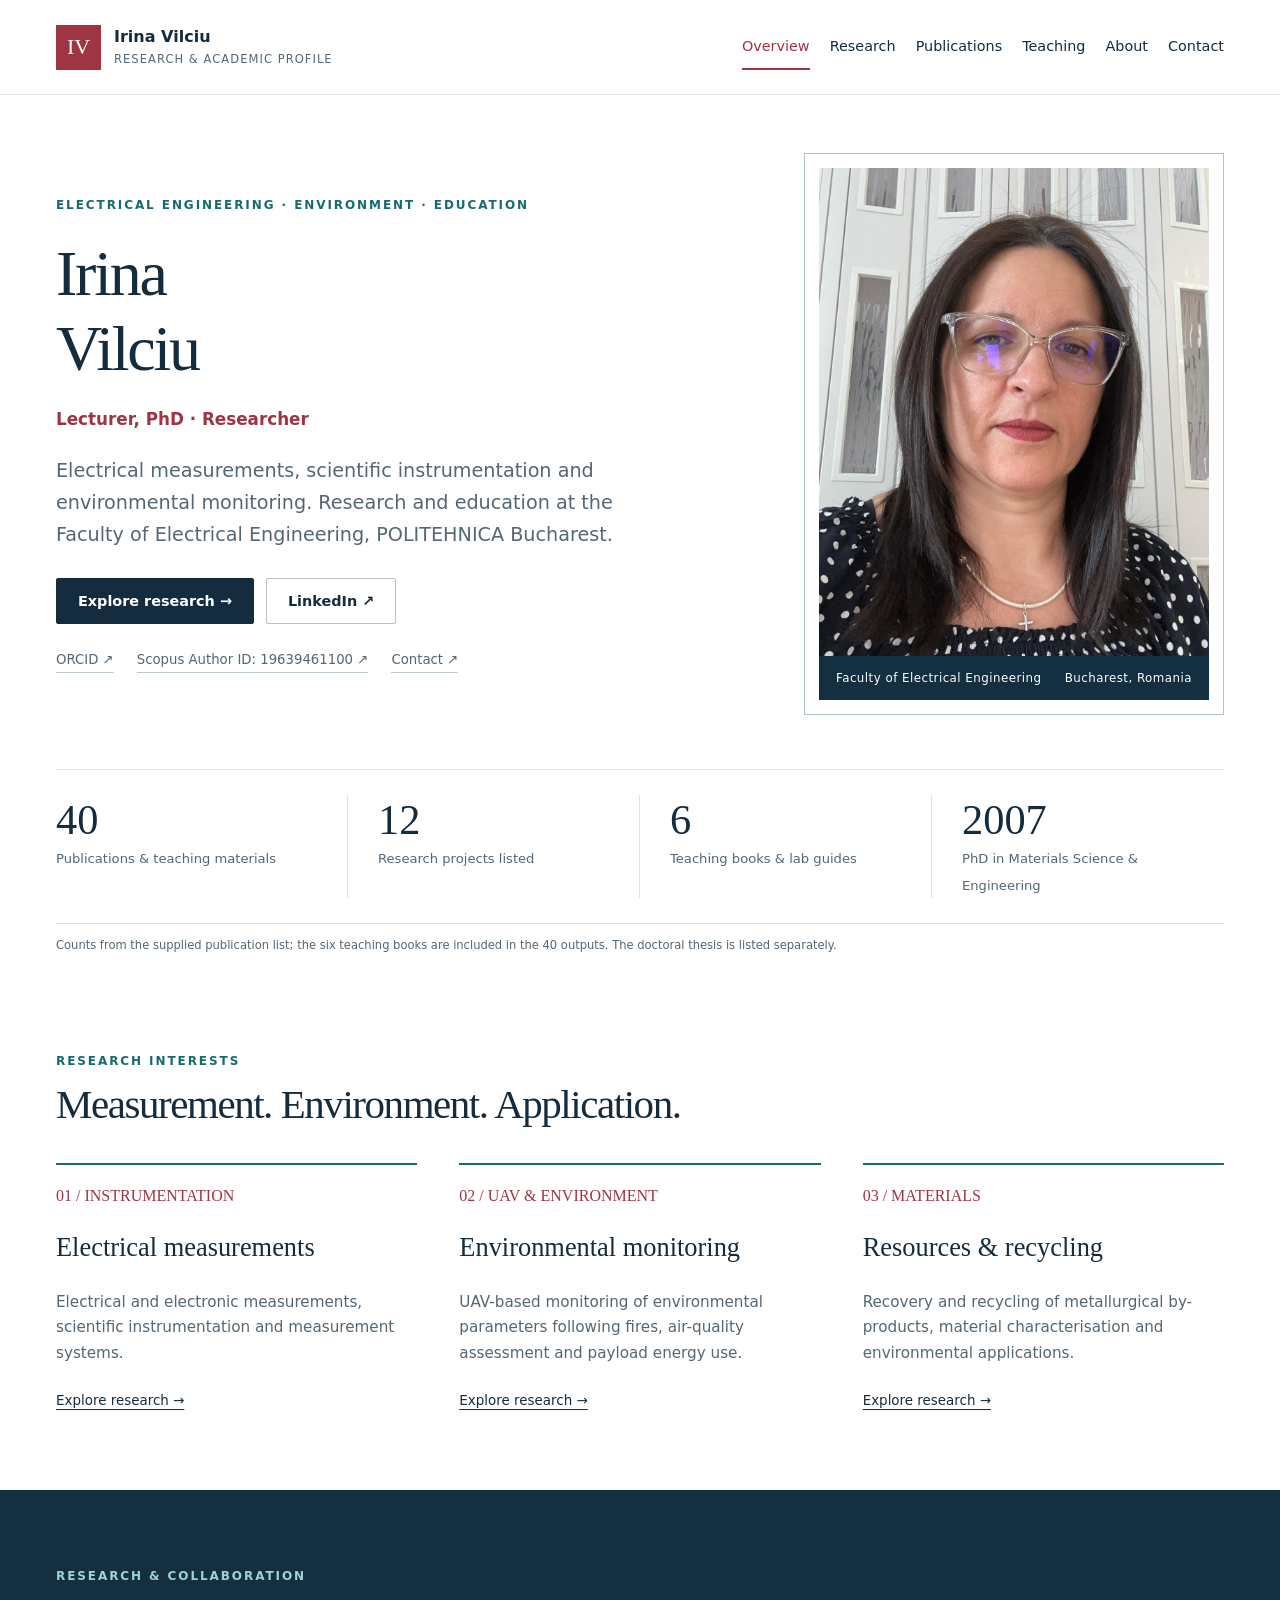
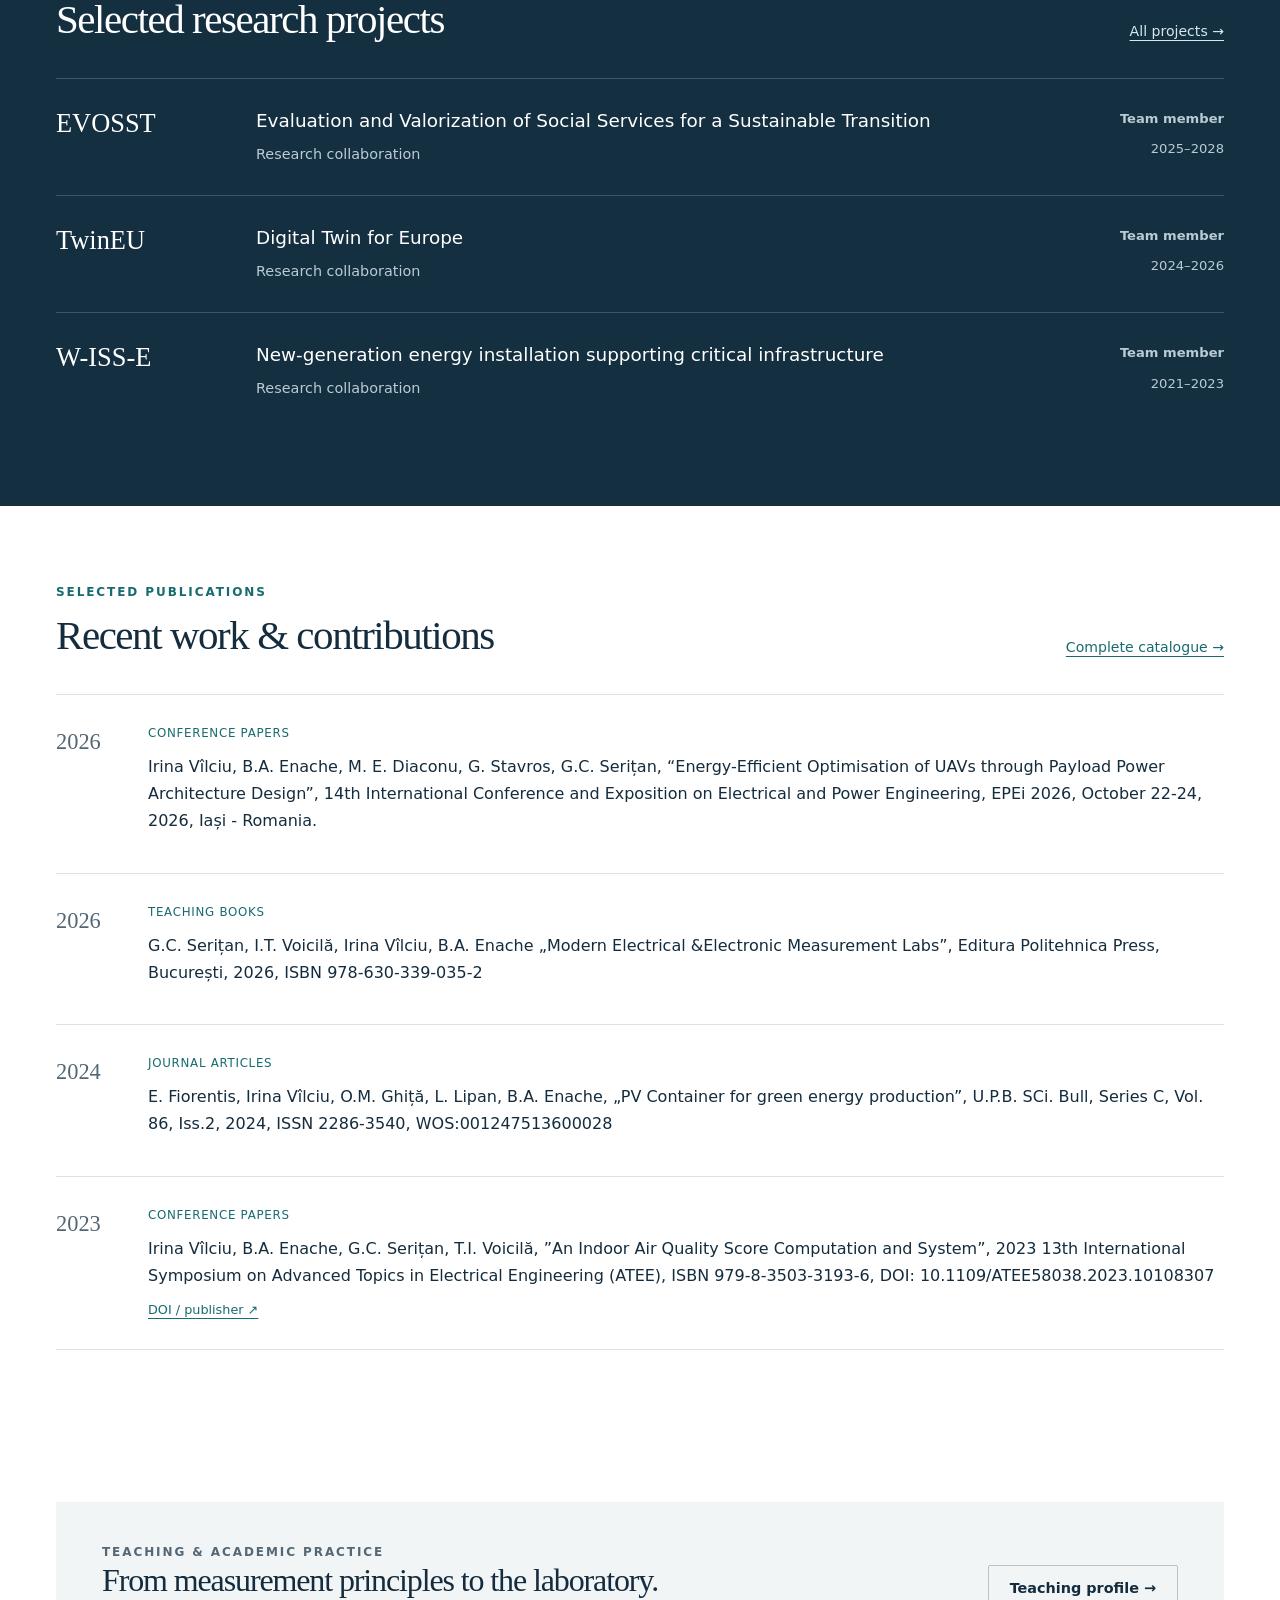
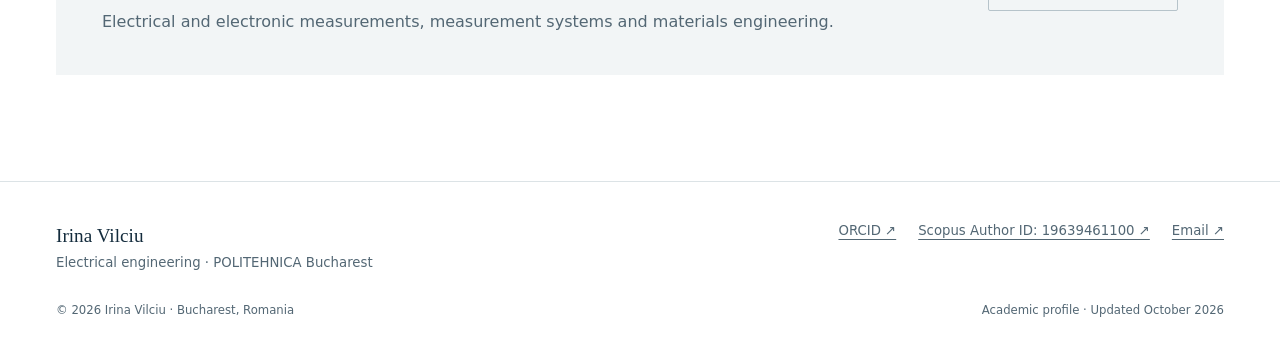
<file: index.html>
<!doctype html><html lang="en-GB"><head><meta charset="utf-8"><meta name="viewport" content="width=device-width,initial-scale=1"><title>Overview | Irina Vilciu</title><meta name="description" content="Research, publications and teaching by Irina Vilciu, Faculty of Electrical Engineering, POLITEHNICA Bucharest."><meta name="theme-color" content="#142f40"><meta property="og:title" content="Overview | Irina Vilciu"><meta property="og:description" content="Research, publications and teaching by Irina Vilciu, Faculty of Electrical Engineering, POLITEHNICA Bucharest."><meta property="og:type" content="website"><link rel="icon" href="favicon.svg" type="image/svg+xml"><link rel="stylesheet" href="styles.css"><script defer src="app.js"></script></head><body><a class="skip" href="#main">Skip to content</a><header class="header"><div class="wrap header-inner"><a class="brand" href="index.html"><span class="monogram">IV</span><span class="brand-name">Irina Vilciu<small>Research &amp; academic profile</small></span></a><button class="menu-toggle" aria-expanded="false" aria-controls="navigation">Menu</button><nav id="navigation" class="nav" aria-label="Main navigation"><a href="index.html" aria-current="page">Overview</a><a href="research.html">Research</a><a href="publications.html">Publications</a><a href="teaching.html">Teaching</a><a href="about.html">About</a><a href="contact.html">Contact</a></nav></div></header><main id="main"><div class="wrap"><section class="hero"><div><p class="eyebrow">Electrical engineering · Environment · Education</p><h1>Irina<br>Vilciu</h1><p class="position">Lecturer, PhD · Researcher</p><p class="lead">Electrical measurements, scientific instrumentation and environmental monitoring. Research and education at the Faculty of Electrical Engineering, POLITEHNICA Bucharest.</p><div class="buttons"><a class="button" href="research.html">Explore research →</a><a class="button secondary" href="https://www.linkedin.com/in/irina-vilciu-525340212/">LinkedIn ↗</a></div><div class="profile-links"><a href="https://orcid.org/0000-0003-2336-9348">ORCID ↗</a><a href="http://www.scopus.com/inward/authorDetails.url?authorID=19639461100&amp;partnerID=MN8TOARS">Scopus Author ID: 19639461100 ↗</a><a href="mailto:irina.vilciu@upb.ro">Contact ↗</a></div></div><div class="hero-portrait"><figure><img src="portrait.png" width="1117" height="1600" alt="Irina Vilciu" fetchpriority="high"><figcaption class="portrait-caption"><span>Faculty of Electrical Engineering</span><span>Bucharest, Romania</span></figcaption></figure></div></section><div class="metrics"><div class="metric"><strong>40</strong><span>Publications &amp; teaching materials</span></div><div class="metric"><strong>12</strong><span>Research projects listed</span></div><div class="metric"><strong>6</strong><span>Teaching books &amp; lab guides</span></div><div class="metric"><strong>2007</strong><span>PhD in Materials Science &amp; Engineering</span></div></div><p class="metric-note">Counts from the supplied publication list; the six teaching books are included in the 40 outputs. The doctoral thesis is listed separately.</p></div><section class="section wrap"><div class="section-head"><div><p class="eyebrow">Research interests</p><h2>Measurement. Environment. Application.</h2></div></div><div class="themes"><article class="theme"><span class="num">01 / INSTRUMENTATION</span><h3>Electrical measurements</h3><p>Electrical and electronic measurements, scientific instrumentation and measurement systems.</p><a href="research.html">Explore research →</a></article><article class="theme"><span class="num">02 / UAV &amp; ENVIRONMENT</span><h3>Environmental monitoring</h3><p>UAV-based monitoring of environmental parameters following fires, air-quality assessment and payload energy use.</p><a href="research.html">Explore research →</a></article><article class="theme"><span class="num">03 / MATERIALS</span><h3>Resources &amp; recycling</h3><p>Recovery and recycling of metallurgical by-products, material characterisation and environmental applications.</p><a href="research.html">Explore research →</a></article></div></section><section class="section dark-section"><div class="wrap"><div class="section-head"><div><p class="eyebrow">Research &amp; collaboration</p><h2>Selected research projects</h2></div><a class="text-link" href="research.html#projects">All projects →</a></div><article class="project-feature"><a class="name" href="research.html#projects">EVOSST</a><div><h3>Evaluation and Valorization of Social Services for a Sustainable Transition</h3><p>Research collaboration</p></div><div class="role"><strong>Team member</strong><small>2025–2028</small></div></article><article class="project-feature"><a class="name" href="research.html#projects">TwinEU</a><div><h3>Digital Twin for Europe</h3><p>Research collaboration</p></div><div class="role"><strong>Team member</strong><small>2024–2026</small></div></article><article class="project-feature"><a class="name" href="research.html#projects">W-ISS-E</a><div><h3>New-generation energy installation supporting critical infrastructure</h3><p>Research collaboration</p></div><div class="role"><strong>Team member</strong><small>2021–2023</small></div></article></div></section><section class="section wrap"><div class="section-head"><div><p class="eyebrow">Selected publications</p><h2>Recent work &amp; contributions</h2></div><a class="text-link" href="publications.html">Complete catalogue →</a></div><div class="pub-list"><article class="pub-row" data-search="Irina Vîlciu, B.A. Enache, M. E. Diaconu, G. Stavros, G.C. Serițan, “Energy-Efficient Optimisation of UAVs through Payload Power Architecture Design”, 14th International Conference and Exposition on Electrical and Power Engineering, EPEi 2026, October 22-24, 2026, Iași - Romania." data-year="2026" data-type="Conference papers"><div class="pub-year">2026</div><div><div class="pub-meta">Conference papers</div><p class="citation">Irina Vîlciu, B.A. Enache, M. E. Diaconu, G. Stavros, G.C. Serițan, “Energy-Efficient Optimisation of UAVs through Payload Power Architecture Design”, 14th International Conference and Exposition on Electrical and Power Engineering, EPEi 2026, October 22-24, 2026, Iași - Romania.</p><div class="pub-actions"></div></div></article><article class="pub-row" data-search="G.C. Serițan, I.T. Voicilă, Irina Vîlciu, B.A. Enache „Modern Electrical &amp;Electronic Measurement Labs”, Editura Politehnica Press, București, 2026, ISBN 978-630-339-035-2" data-year="2026" data-type="Teaching books"><div class="pub-year">2026</div><div><div class="pub-meta">Teaching books</div><p class="citation">G.C. Serițan, I.T. Voicilă, Irina Vîlciu, B.A. Enache „Modern Electrical &amp;Electronic Measurement Labs”, Editura Politehnica Press, București, 2026, ISBN 978-630-339-035-2</p><div class="pub-actions"></div></div></article><article class="pub-row" data-search="E. Fiorentis, Irina Vîlciu, O.M. Ghiță, L. Lipan, B.A. Enache, „PV Container for green energy production”, U.P.B. SCi. Bull, Series C, Vol. 86, Iss.2, 2024, ISSN 2286-3540, WOS:001247513600028" data-year="2024" data-type="Journal articles"><div class="pub-year">2024</div><div><div class="pub-meta">Journal articles</div><p class="citation">E. Fiorentis, Irina Vîlciu, O.M. Ghiță, L. Lipan, B.A. Enache, „PV Container for green energy production”, U.P.B. SCi. Bull, Series C, Vol. 86, Iss.2, 2024, ISSN 2286-3540, WOS:001247513600028</p><div class="pub-actions"></div></div></article><article class="pub-row" data-search="Irina Vîlciu, B.A. Enache, G.C. Serițan, T.I. Voicilă, ”An Indoor Air Quality Score Computation and System”, 2023 13th International Symposium on Advanced Topics in Electrical Engineering (ATEE), ISBN 979-8-3503-3193-6, DOI: 10.1109/ATEE58038.2023.10108307" data-year="2023" data-type="Conference papers"><div class="pub-year">2023</div><div><div class="pub-meta">Conference papers</div><p class="citation">Irina Vîlciu, B.A. Enache, G.C. Serițan, T.I. Voicilă, ”An Indoor Air Quality Score Computation and System”, 2023 13th International Symposium on Advanced Topics in Electrical Engineering (ATEE), ISBN 979-8-3503-3193-6, DOI: 10.1109/ATEE58038.2023.10108307</p><div class="pub-actions"><a href="https://doi.org/10.1109/ATEE58038.2023.10108307">DOI / publisher ↗</a></div></div></article></div></section><section class="wrap section"><div class="callout"><div><p class="eyebrow">Teaching &amp; academic practice</p><h2>From measurement principles to the laboratory.</h2><p>Electrical and electronic measurements, measurement systems and materials engineering.</p></div><a href="teaching.html" class="button secondary">Teaching profile →</a></div></section></main><footer class="footer"><div class="wrap"><div class="footer-top"><div><strong>Irina Vilciu</strong><br>Electrical engineering · POLITEHNICA Bucharest</div><nav aria-label="Academic links"><a href="https://orcid.org/0000-0003-2336-9348">ORCID ↗</a><a href="http://www.scopus.com/inward/authorDetails.url?authorID=19639461100&amp;partnerID=MN8TOARS">Scopus Author ID: 19639461100 ↗</a><a href="mailto:irina.vilciu@upb.ro">Email ↗</a></nav></div><div class="footer-bottom"><span>© 2026 Irina Vilciu · Bucharest, Romania</span><span>Academic profile · Updated October 2026</span></div></div></footer></body></html>
</file>
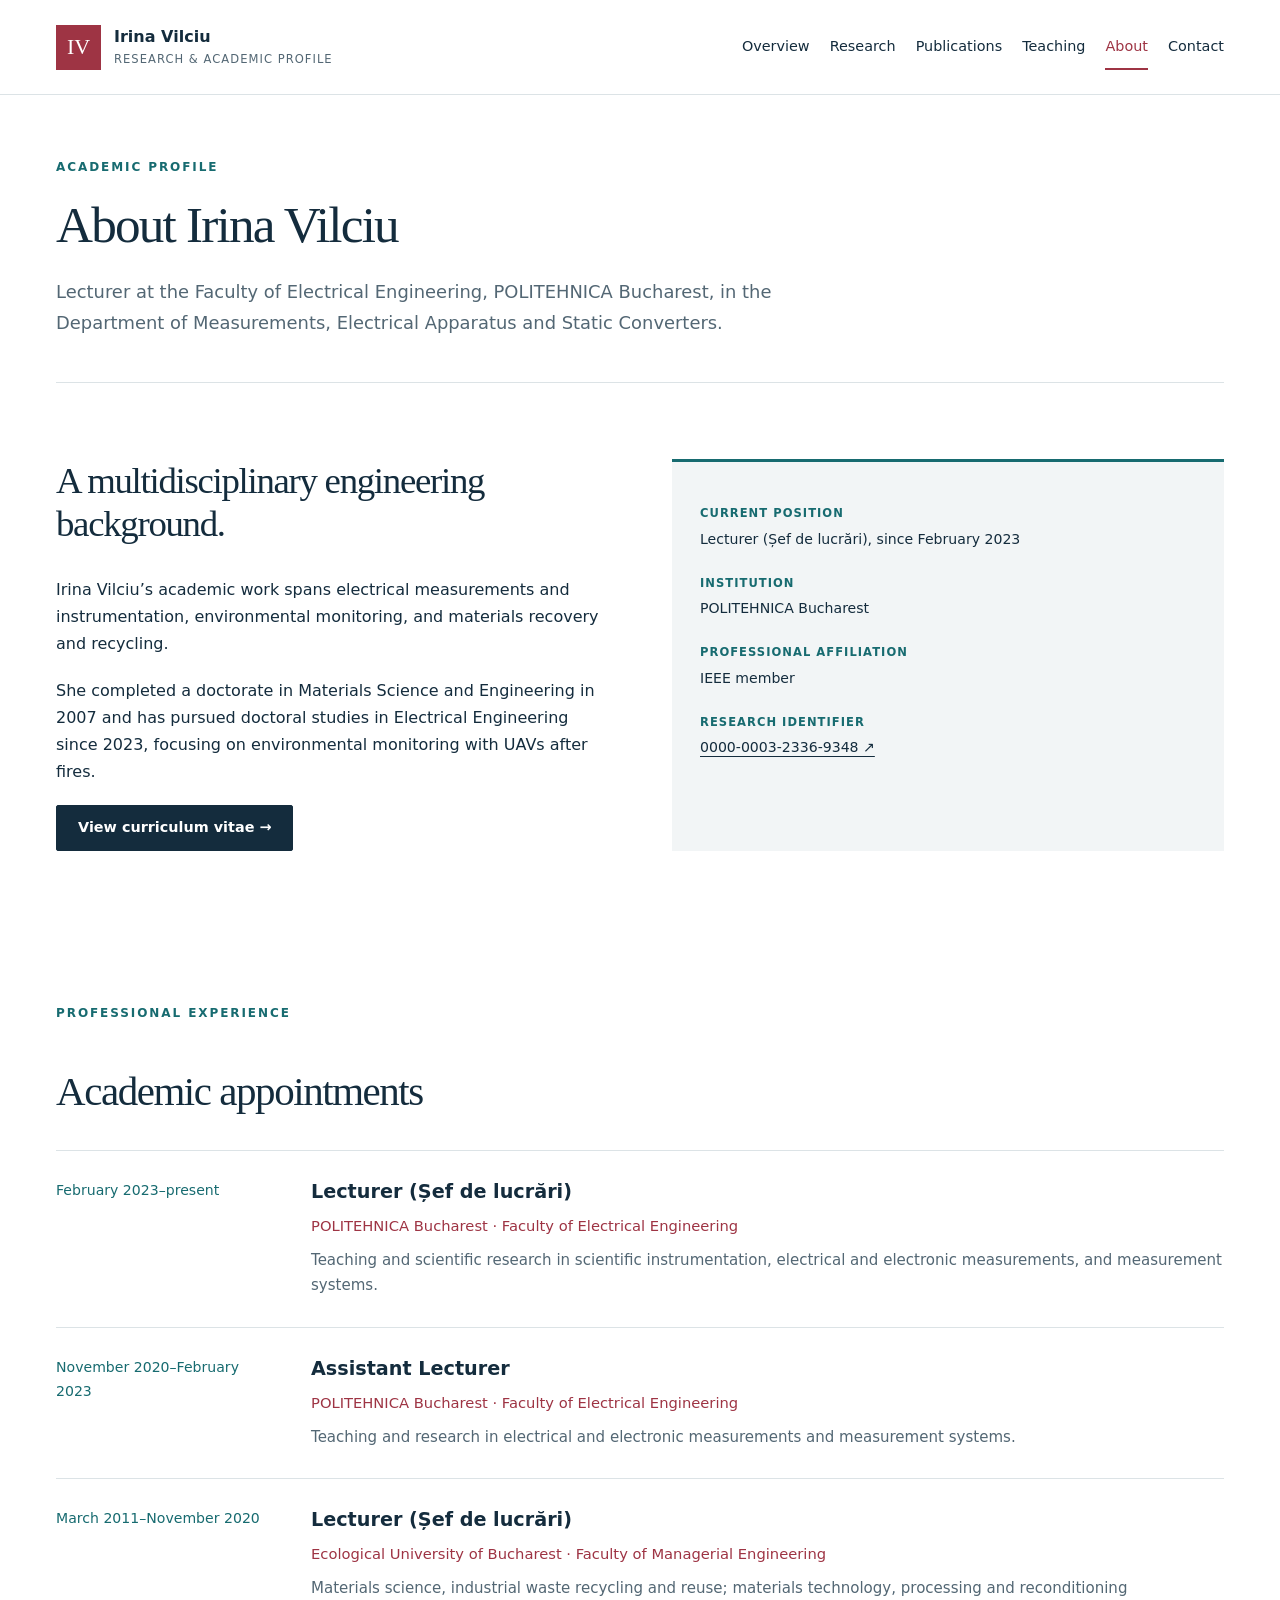
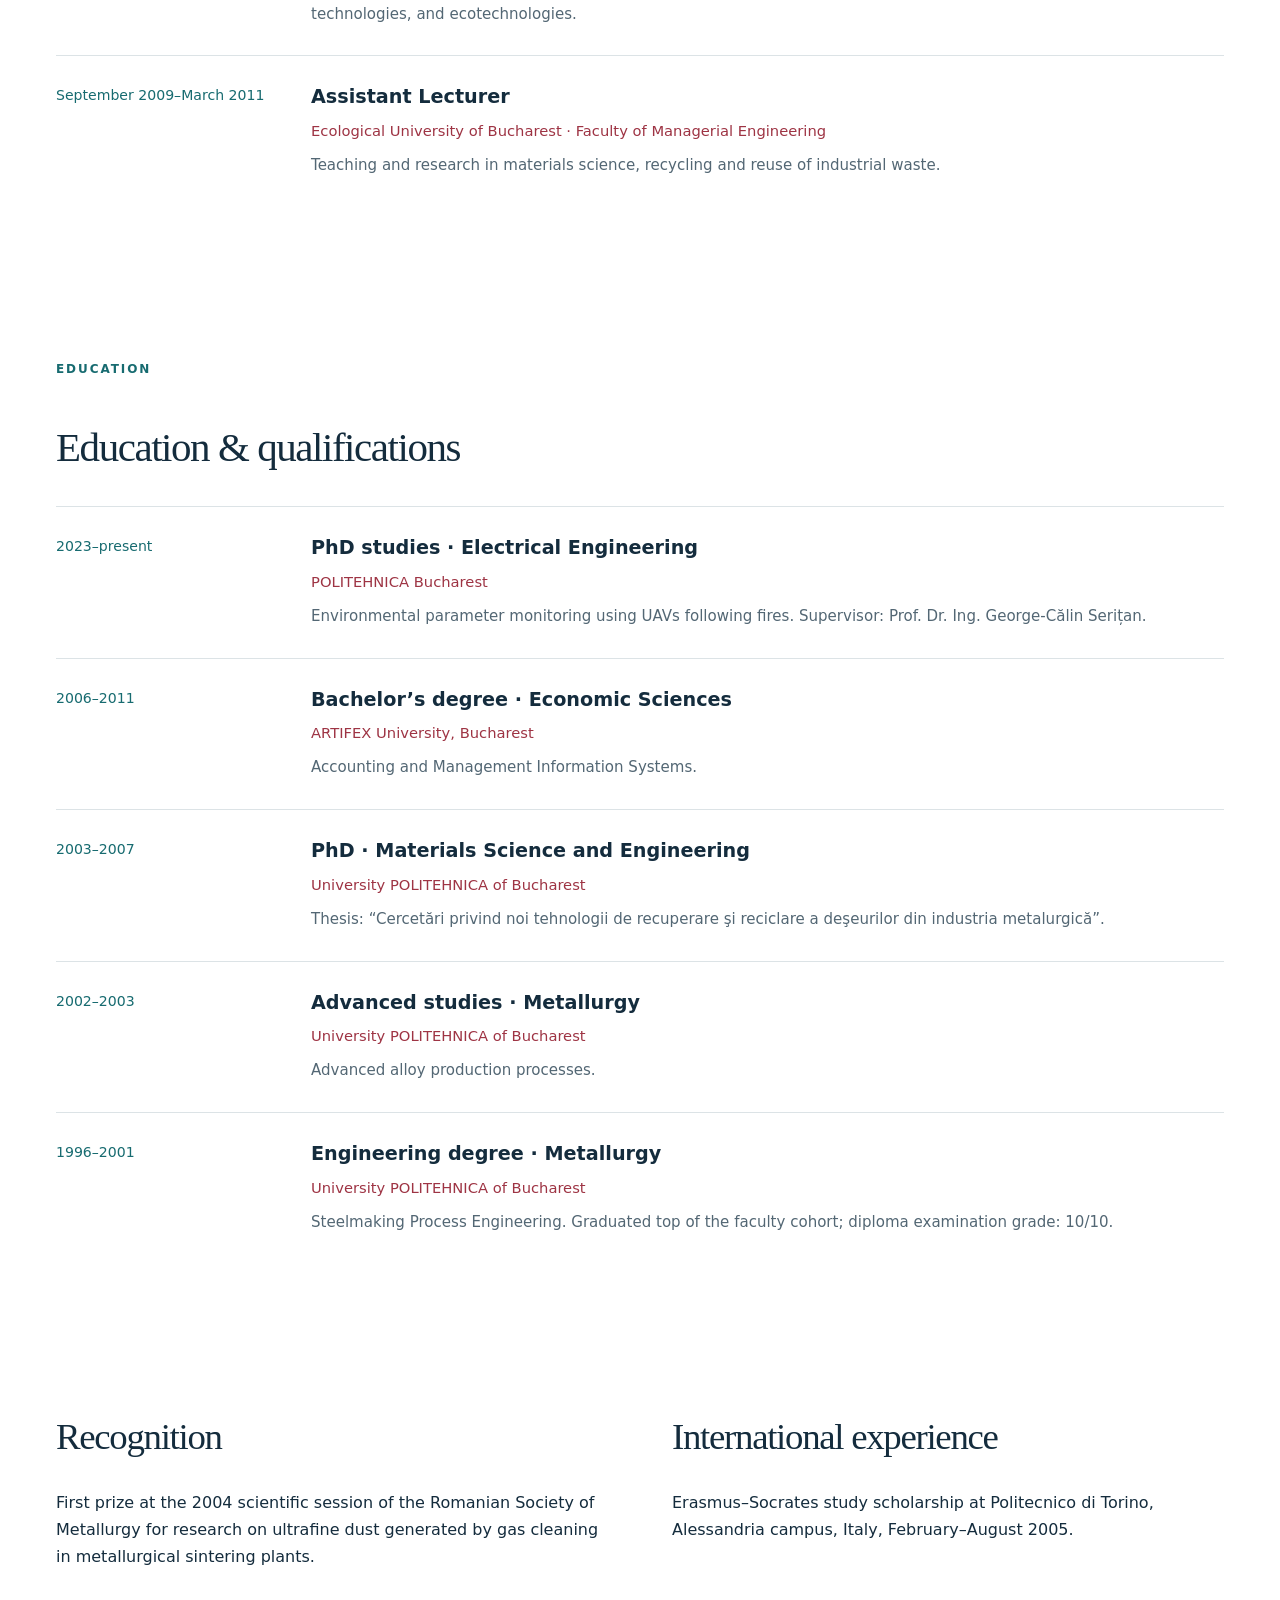
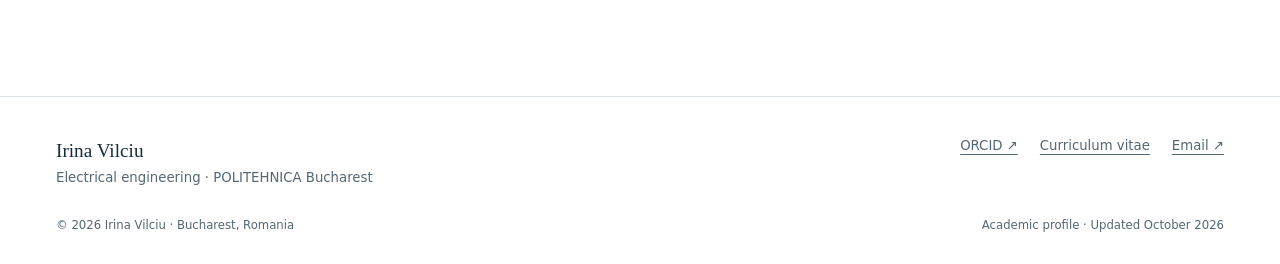
<file: about.html>
<!doctype html><html lang="en-GB"><head><meta charset="utf-8"><meta name="viewport" content="width=device-width,initial-scale=1"><title>About | Irina Vilciu</title><meta name="description" content="Research, publications and teaching by Irina Vilciu, Faculty of Electrical Engineering, POLITEHNICA Bucharest."><meta name="theme-color" content="#142f40"><meta property="og:title" content="About | Irina Vilciu"><meta property="og:description" content="Research, publications and teaching by Irina Vilciu, Faculty of Electrical Engineering, POLITEHNICA Bucharest."><meta property="og:type" content="website"><link rel="icon" href="favicon.svg" type="image/svg+xml"><link rel="stylesheet" href="styles.css"><script defer src="app.js"></script></head><body><a class="skip" href="#main">Skip to content</a><header class="header"><div class="wrap header-inner"><a class="brand" href="index.html"><span class="monogram">IV</span><span class="brand-name">Irina Vilciu<small>Research &amp; academic profile</small></span></a><button class="menu-toggle" aria-expanded="false" aria-controls="navigation">Menu</button><nav id="navigation" class="nav" aria-label="Main navigation"><a href="index.html">Overview</a><a href="research.html">Research</a><a href="publications.html">Publications</a><a href="teaching.html">Teaching</a><a href="about.html" aria-current="page">About</a><a href="contact.html">Contact</a></nav></div></header><main id="main"><div class="wrap page-intro"><p class="eyebrow">Academic profile</p><h1>About Irina Vilciu</h1><p class="lead">Lecturer at the Faculty of Electrical Engineering, POLITEHNICA Bucharest, in the Department of Measurements, Electrical Apparatus and Static Converters.</p></div><section class="wrap section two-col"><div><h2>A multidisciplinary engineering background.</h2><p>Irina Vilciu’s academic work spans electrical measurements and instrumentation, environmental monitoring, and materials recovery and recycling.</p><p>She completed a doctorate in Materials Science and Engineering in 2007 and has pursued doctoral studies in Electrical Engineering since 2023, focusing on environmental monitoring with UAVs after fires.</p><a class="button" href="cv.html">View curriculum vitae →</a></div><aside class="fact-panel"><dl><dt>Current position</dt><dd>Lecturer (Șef de lucrări), since February 2023</dd><dt>Institution</dt><dd>POLITEHNICA Bucharest</dd><dt>Professional affiliation</dt><dd>IEEE member</dd><dt>Research identifier</dt><dd><a href="https://orcid.org/0000-0003-2336-9348">0000-0003-2336-9348 ↗</a></dd></dl></aside></section><section class="wrap section"><p class="eyebrow">Professional experience</p><h2>Academic appointments</h2><article class="timeline-row"><div class="date">February 2023–present</div><div><h3>Lecturer (Șef de lucrări)</h3><p class="org">POLITEHNICA Bucharest · Faculty of Electrical Engineering</p><p>Teaching and scientific research in scientific instrumentation, electrical and electronic measurements, and measurement systems.</p></div></article><article class="timeline-row"><div class="date">November 2020–February 2023</div><div><h3>Assistant Lecturer</h3><p class="org">POLITEHNICA Bucharest · Faculty of Electrical Engineering</p><p>Teaching and research in electrical and electronic measurements and measurement systems.</p></div></article><article class="timeline-row"><div class="date">March 2011–November 2020</div><div><h3>Lecturer (Șef de lucrări)</h3><p class="org">Ecological University of Bucharest · Faculty of Managerial Engineering</p><p>Materials science, industrial waste recycling and reuse; materials technology, processing and reconditioning technologies, and ecotechnologies.</p></div></article><article class="timeline-row"><div class="date">September 2009–March 2011</div><div><h3>Assistant Lecturer</h3><p class="org">Ecological University of Bucharest · Faculty of Managerial Engineering</p><p>Teaching and research in materials science, recycling and reuse of industrial waste.</p></div></article></section><section class="wrap section"><p class="eyebrow">Education</p><h2>Education &amp; qualifications</h2><article class="timeline-row"><div class="date">2023–present</div><div><h3>PhD studies · Electrical Engineering</h3><p class="org">POLITEHNICA Bucharest</p><p>Environmental parameter monitoring using UAVs following fires. Supervisor: Prof. Dr. Ing. George-Călin Serițan.</p></div></article><article class="timeline-row"><div class="date">2006–2011</div><div><h3>Bachelor’s degree · Economic Sciences</h3><p class="org">ARTIFEX University, Bucharest</p><p>Accounting and Management Information Systems.</p></div></article><article class="timeline-row"><div class="date">2003–2007</div><div><h3>PhD · Materials Science and Engineering</h3><p class="org">University POLITEHNICA of Bucharest</p><p>Thesis: “Cercetări privind noi tehnologii de recuperare şi reciclare a deşeurilor din industria metalurgică”.</p></div></article><article class="timeline-row"><div class="date">2002–2003</div><div><h3>Advanced studies · Metallurgy</h3><p class="org">University POLITEHNICA of Bucharest</p><p>Advanced alloy production processes.</p></div></article><article class="timeline-row"><div class="date">1996–2001</div><div><h3>Engineering degree · Metallurgy</h3><p class="org">University POLITEHNICA of Bucharest</p><p>Steelmaking Process Engineering. Graduated top of the faculty cohort; diploma examination grade: 10/10.</p></div></article></section><section class="wrap section two-col"><div><h2>Recognition</h2><p>First prize at the 2004 scientific session of the Romanian Society of Metallurgy for research on ultrafine dust generated by gas cleaning in metallurgical sintering plants.</p></div><div><h2>International experience</h2><p>Erasmus–Socrates study scholarship at Politecnico di Torino, Alessandria campus, Italy, February–August 2005.</p></div></section></main><footer class="footer"><div class="wrap"><div class="footer-top"><div><strong>Irina Vilciu</strong><br>Electrical engineering · POLITEHNICA Bucharest</div><nav aria-label="Academic links"><a href="https://orcid.org/0000-0003-2336-9348">ORCID ↗</a><a href="cv.html">Curriculum vitae</a><a href="mailto:irina.vilciu@upb.ro">Email ↗</a></nav></div><div class="footer-bottom"><span>© 2026 Irina Vilciu · Bucharest, Romania</span><span>Academic profile · Updated October 2026</span></div></div></footer></body></html>
</file>
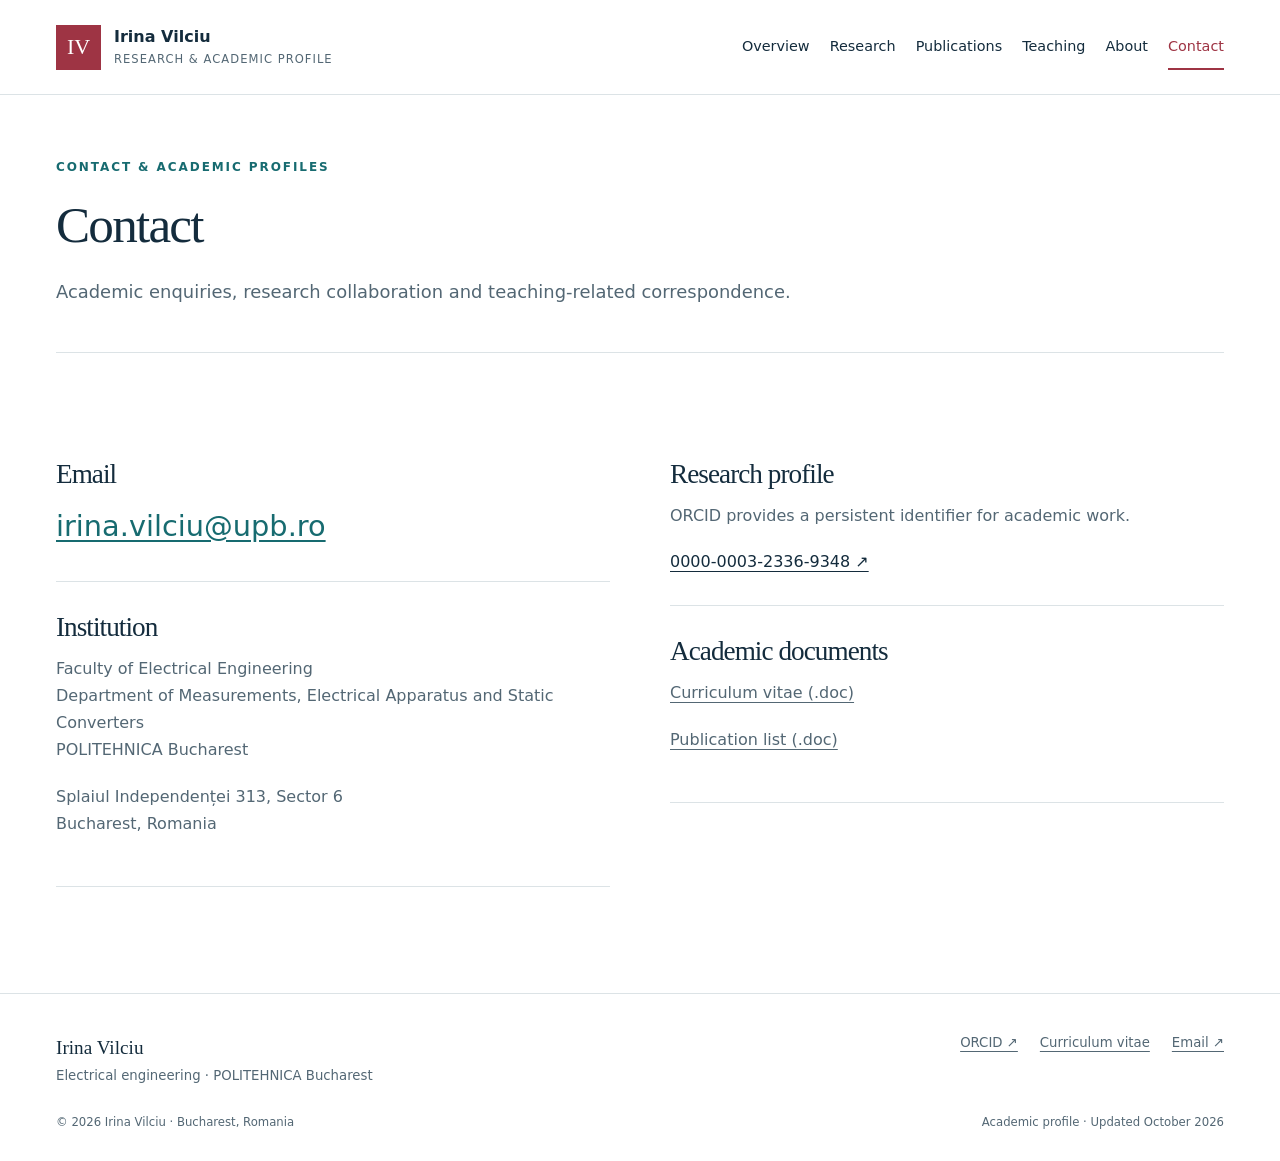
<file: contact.html>
<!doctype html><html lang="en-GB"><head><meta charset="utf-8"><meta name="viewport" content="width=device-width,initial-scale=1"><title>Contact | Irina Vilciu</title><meta name="description" content="Research, publications and teaching by Irina Vilciu, Faculty of Electrical Engineering, POLITEHNICA Bucharest."><meta name="theme-color" content="#142f40"><meta property="og:title" content="Contact | Irina Vilciu"><meta property="og:description" content="Research, publications and teaching by Irina Vilciu, Faculty of Electrical Engineering, POLITEHNICA Bucharest."><meta property="og:type" content="website"><link rel="icon" href="favicon.svg" type="image/svg+xml"><link rel="stylesheet" href="styles.css"><script defer src="app.js"></script></head><body><a class="skip" href="#main">Skip to content</a><header class="header"><div class="wrap header-inner"><a class="brand" href="index.html"><span class="monogram">IV</span><span class="brand-name">Irina Vilciu<small>Research &amp; academic profile</small></span></a><button class="menu-toggle" aria-expanded="false" aria-controls="navigation">Menu</button><nav id="navigation" class="nav" aria-label="Main navigation"><a href="index.html">Overview</a><a href="research.html">Research</a><a href="publications.html">Publications</a><a href="teaching.html">Teaching</a><a href="about.html">About</a><a href="contact.html" aria-current="page">Contact</a></nav></div></header><main id="main"><div class="wrap page-intro"><p class="eyebrow">Contact &amp; academic profiles</p><h1>Contact</h1><p class="lead">Academic enquiries, research collaboration and teaching-related correspondence.</p></div><section class="wrap section contact-grid"><div><article class="contact-card"><h2>Email</h2><a href="mailto:irina.vilciu@upb.ro" class="contact-email">irina.vilciu@upb.ro</a></article><article class="contact-card"><h2>Institution</h2><p>Faculty of Electrical Engineering<br>Department of Measurements, Electrical Apparatus and Static Converters<br>POLITEHNICA Bucharest</p><p>Splaiul Independenței 313, Sector 6<br>Bucharest, Romania</p></article></div><aside><article class="contact-card"><h2>Research profile</h2><p>ORCID provides a persistent identifier for academic work.</p><a href="https://orcid.org/0000-0003-2336-9348">0000-0003-2336-9348 ↗</a></article><article class="contact-card"><h2>Academic documents</h2><p><a href="CV_Irina_Vilciu_2026.doc" download>Curriculum vitae (.doc)</a></p><p><a href="Publications_Irina_Vilciu_2026.doc" download>Publication list (.doc)</a></p></article></aside></section></main><footer class="footer"><div class="wrap"><div class="footer-top"><div><strong>Irina Vilciu</strong><br>Electrical engineering · POLITEHNICA Bucharest</div><nav aria-label="Academic links"><a href="https://orcid.org/0000-0003-2336-9348">ORCID ↗</a><a href="cv.html">Curriculum vitae</a><a href="mailto:irina.vilciu@upb.ro">Email ↗</a></nav></div><div class="footer-bottom"><span>© 2026 Irina Vilciu · Bucharest, Romania</span><span>Academic profile · Updated October 2026</span></div></div></footer></body></html>
</file>
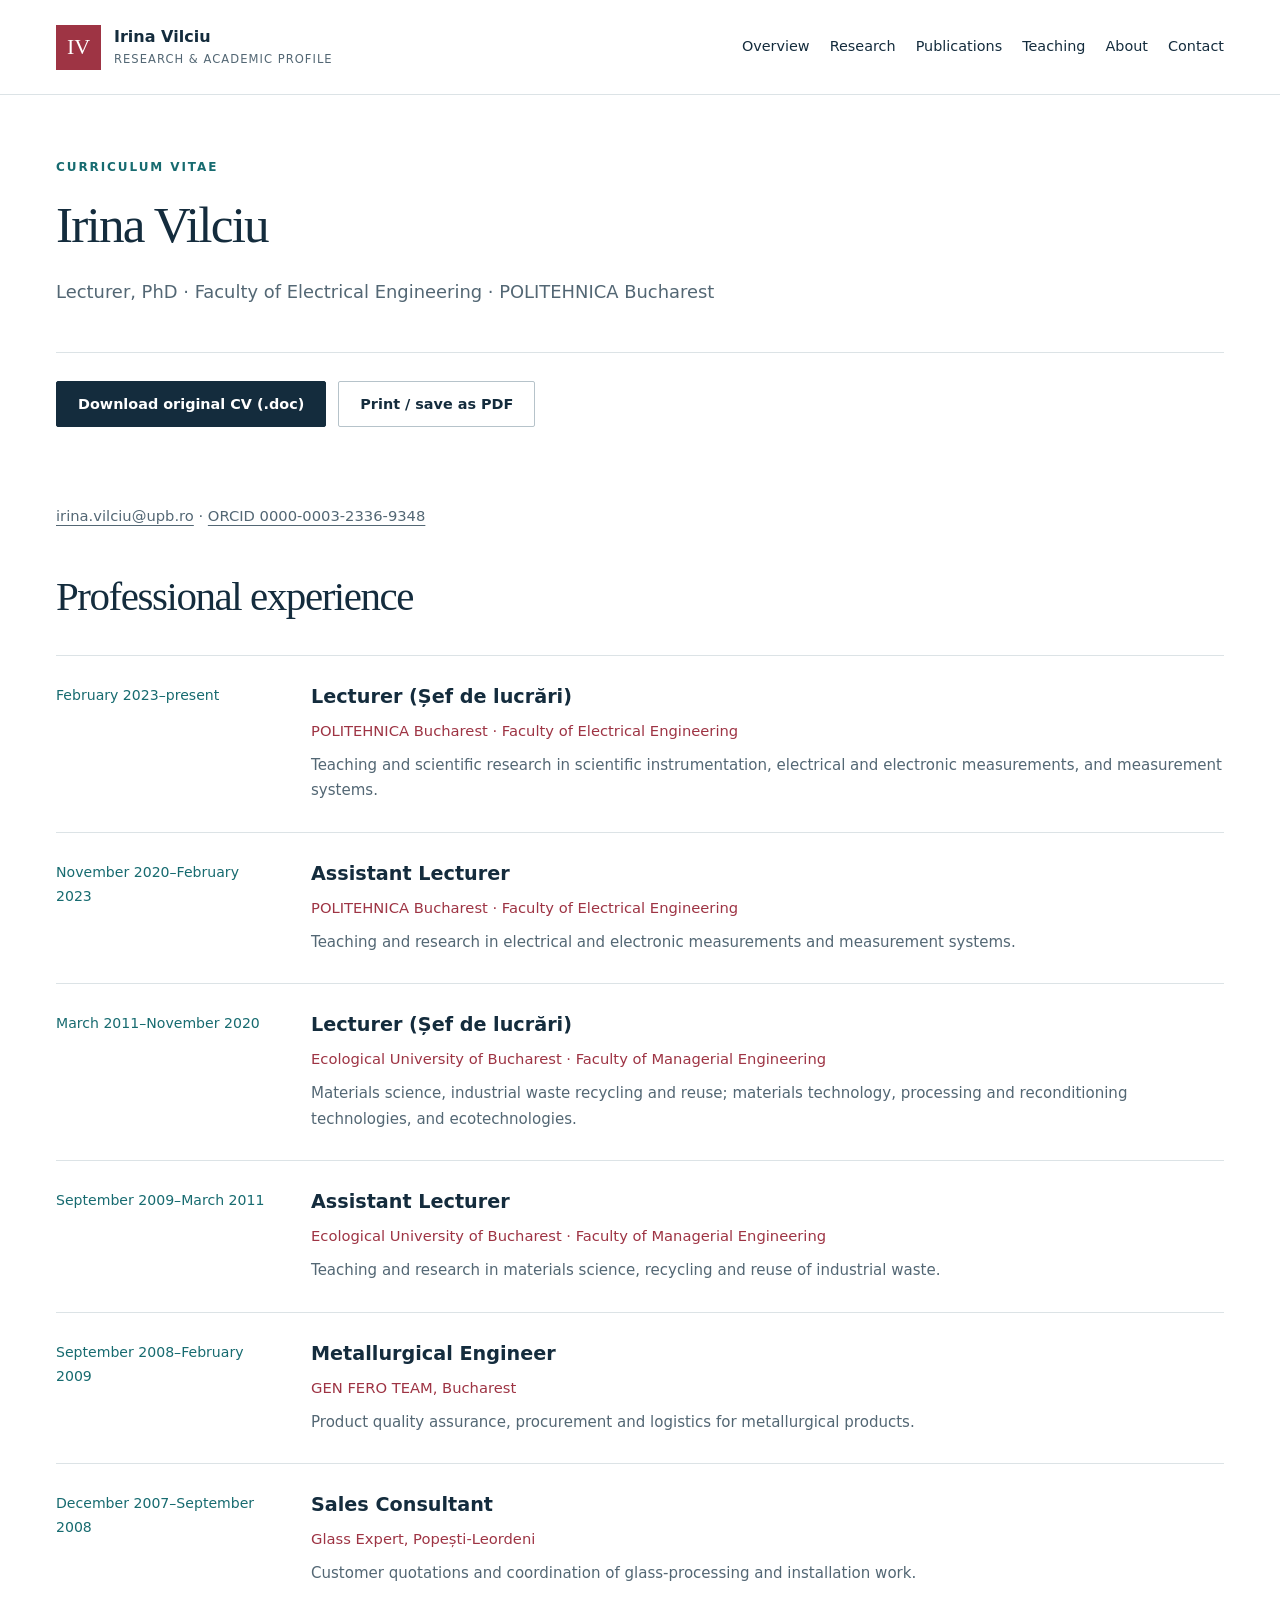
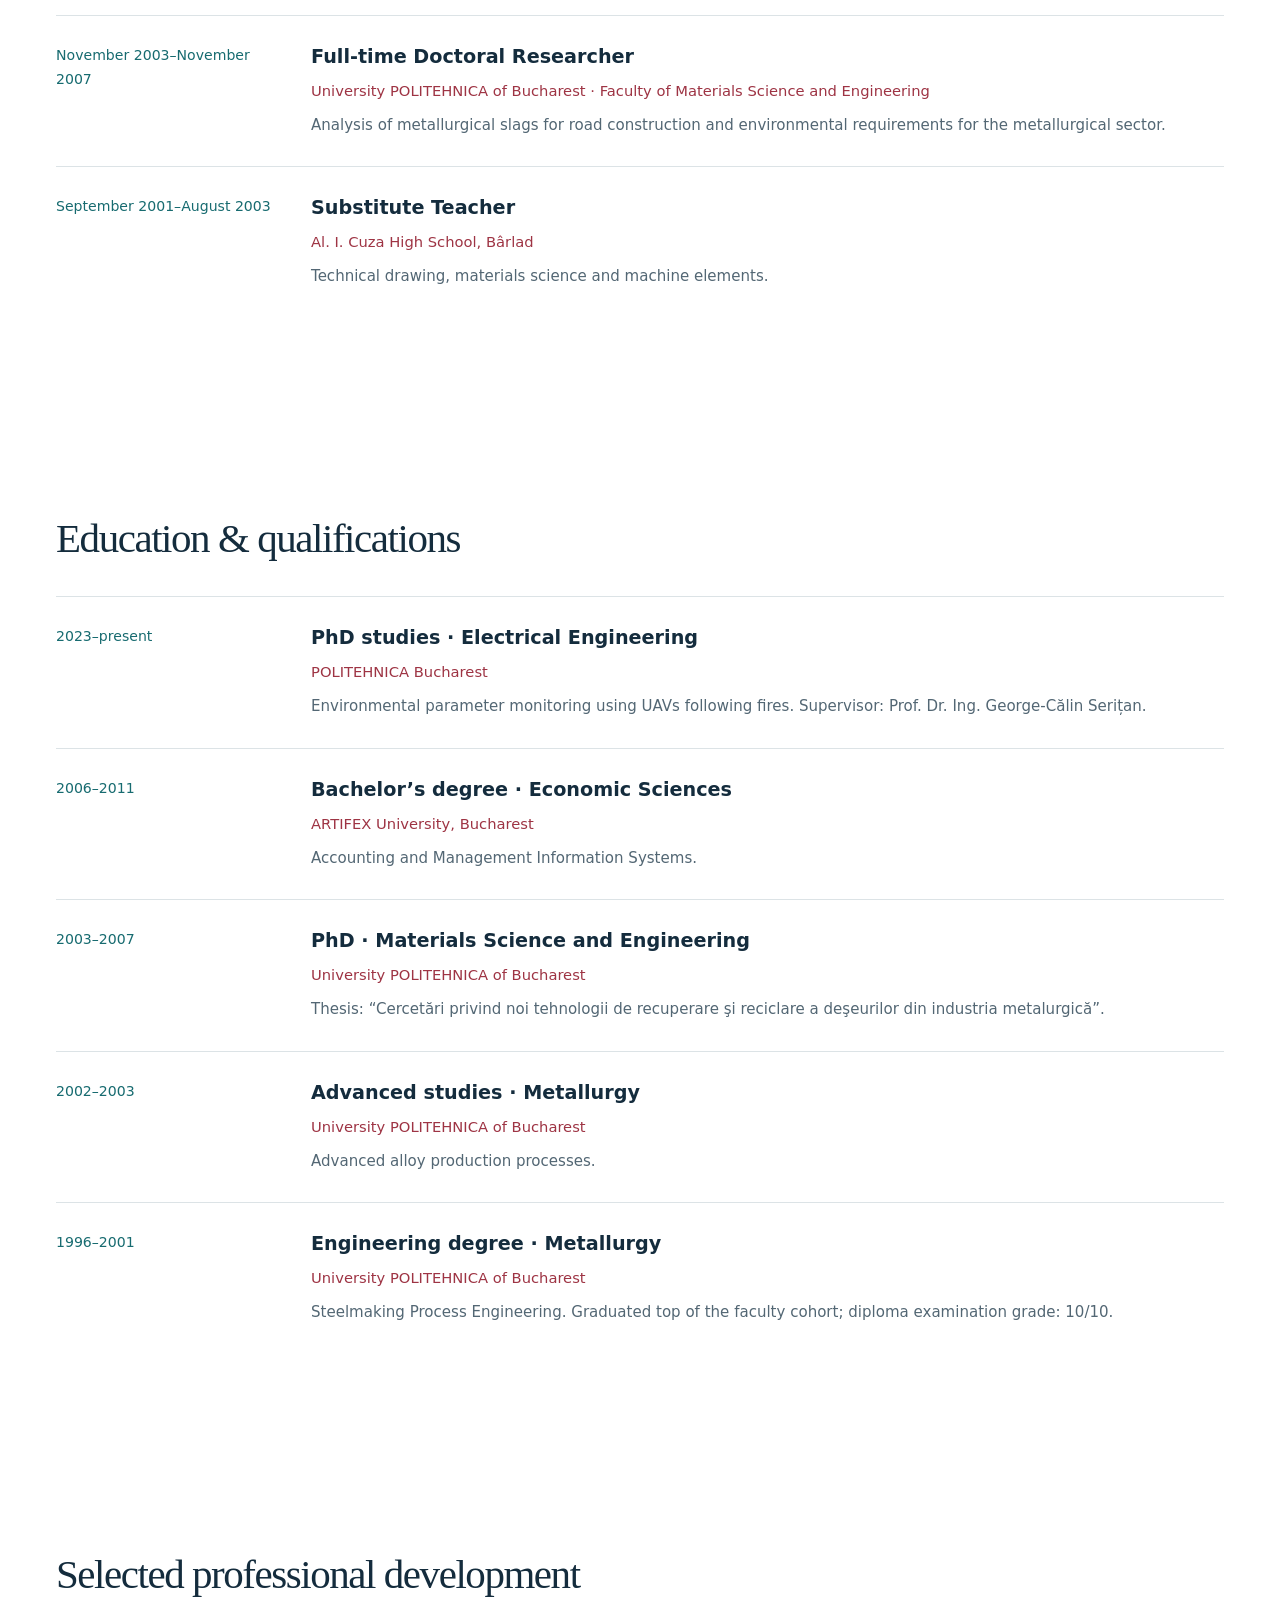
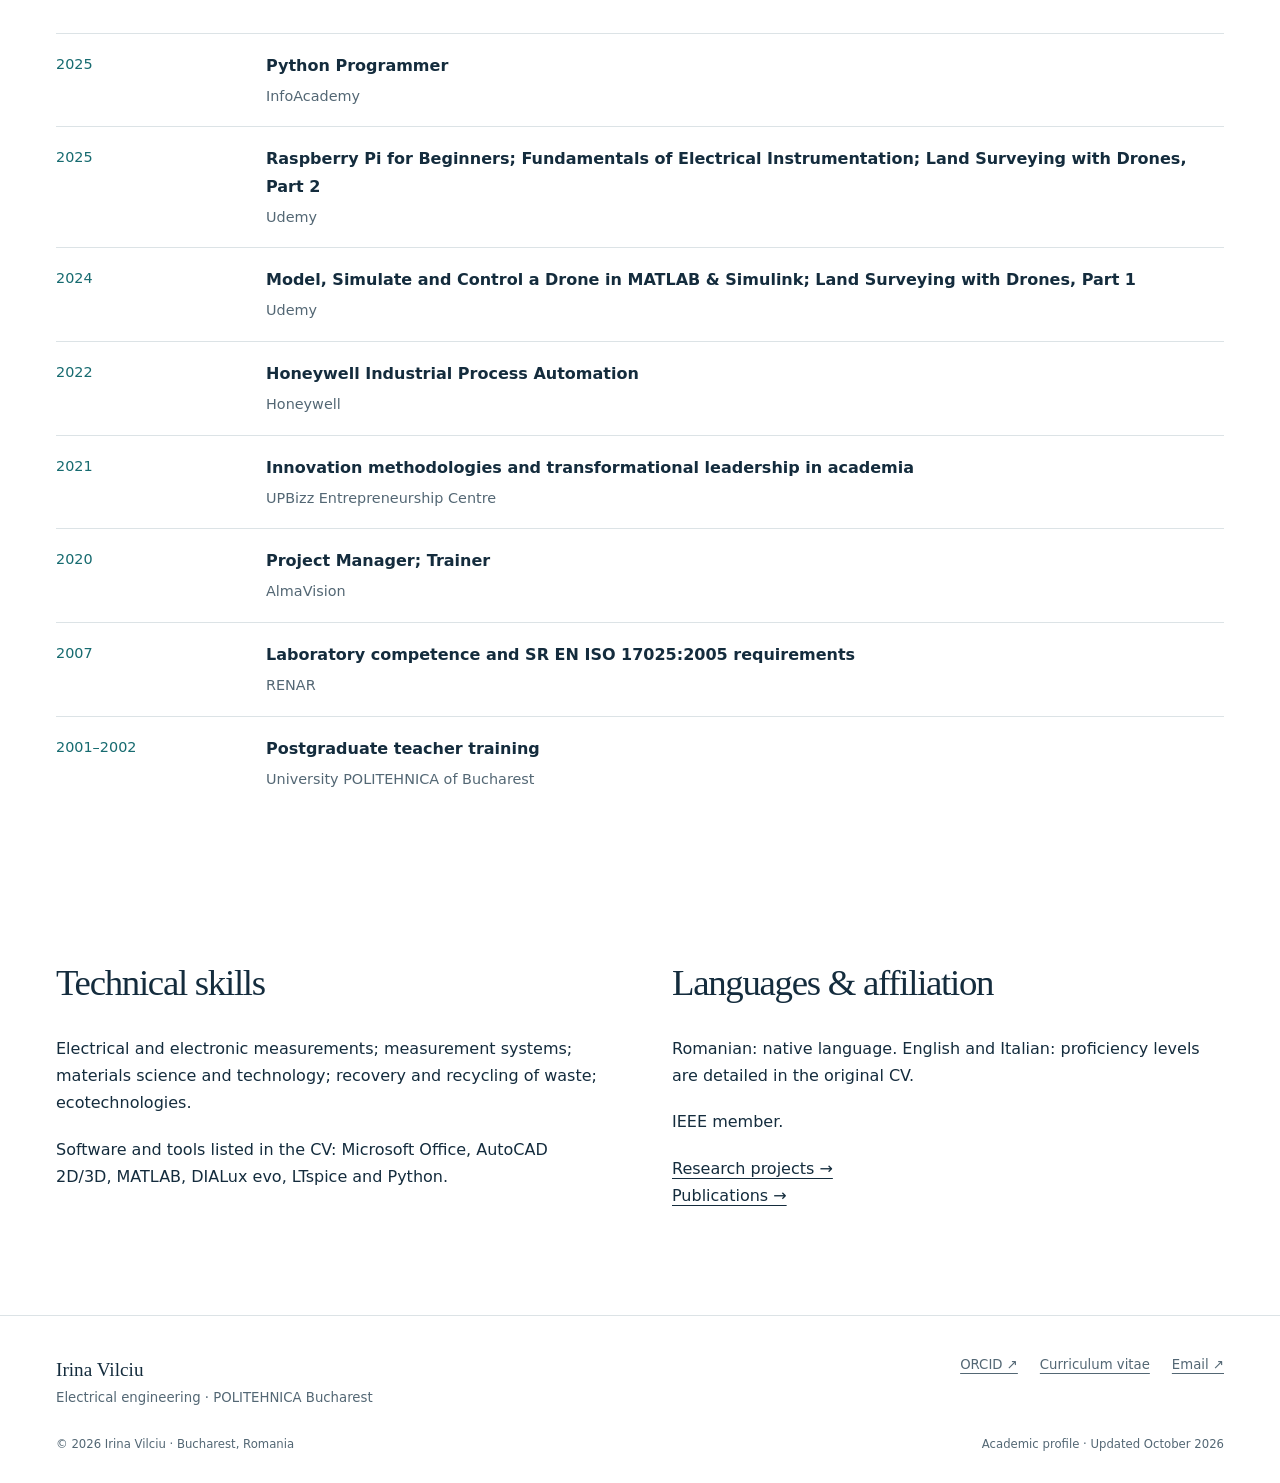
<file: cv.html>
<!doctype html><html lang="en-GB"><head><meta charset="utf-8"><meta name="viewport" content="width=device-width,initial-scale=1"><title>Curriculum vitae | Irina Vilciu</title><meta name="description" content="Research, publications and teaching by Irina Vilciu, Faculty of Electrical Engineering, POLITEHNICA Bucharest."><meta name="theme-color" content="#142f40"><meta property="og:title" content="Curriculum vitae | Irina Vilciu"><meta property="og:description" content="Research, publications and teaching by Irina Vilciu, Faculty of Electrical Engineering, POLITEHNICA Bucharest."><meta property="og:type" content="website"><link rel="icon" href="favicon.svg" type="image/svg+xml"><link rel="stylesheet" href="styles.css"><script defer src="app.js"></script></head><body><a class="skip" href="#main">Skip to content</a><header class="header"><div class="wrap header-inner"><a class="brand" href="index.html"><span class="monogram">IV</span><span class="brand-name">Irina Vilciu<small>Research &amp; academic profile</small></span></a><button class="menu-toggle" aria-expanded="false" aria-controls="navigation">Menu</button><nav id="navigation" class="nav" aria-label="Main navigation"><a href="index.html">Overview</a><a href="research.html">Research</a><a href="publications.html">Publications</a><a href="teaching.html">Teaching</a><a href="about.html">About</a><a href="contact.html">Contact</a></nav></div></header><main id="main"><div class="wrap page-intro"><p class="eyebrow">Curriculum vitae</p><h1>Irina Vilciu</h1><p class="lead">Lecturer, PhD · Faculty of Electrical Engineering · POLITEHNICA Bucharest</p></div><div class="wrap buttons no-print"><a class="button" href="CV_Irina_Vilciu_2026.doc" download>Download original CV (.doc)</a><button class="button secondary" id="print-cv" type="button">Print / save as PDF</button></div><section class="wrap section"><p class="cv-contact"><a href="mailto:irina.vilciu@upb.ro">irina.vilciu@upb.ro</a> · <a href="https://orcid.org/0000-0003-2336-9348">ORCID 0000-0003-2336-9348</a></p><h2>Professional experience</h2><article class="timeline-row"><div class="date">February 2023–present</div><div><h3>Lecturer (Șef de lucrări)</h3><p class="org">POLITEHNICA Bucharest · Faculty of Electrical Engineering</p><p>Teaching and scientific research in scientific instrumentation, electrical and electronic measurements, and measurement systems.</p></div></article><article class="timeline-row"><div class="date">November 2020–February 2023</div><div><h3>Assistant Lecturer</h3><p class="org">POLITEHNICA Bucharest · Faculty of Electrical Engineering</p><p>Teaching and research in electrical and electronic measurements and measurement systems.</p></div></article><article class="timeline-row"><div class="date">March 2011–November 2020</div><div><h3>Lecturer (Șef de lucrări)</h3><p class="org">Ecological University of Bucharest · Faculty of Managerial Engineering</p><p>Materials science, industrial waste recycling and reuse; materials technology, processing and reconditioning technologies, and ecotechnologies.</p></div></article><article class="timeline-row"><div class="date">September 2009–March 2011</div><div><h3>Assistant Lecturer</h3><p class="org">Ecological University of Bucharest · Faculty of Managerial Engineering</p><p>Teaching and research in materials science, recycling and reuse of industrial waste.</p></div></article><article class="timeline-row"><div class="date">September 2008–February 2009</div><div><h3>Metallurgical Engineer</h3><p class="org">GEN FERO TEAM, Bucharest</p><p>Product quality assurance, procurement and logistics for metallurgical products.</p></div></article><article class="timeline-row"><div class="date">December 2007–September 2008</div><div><h3>Sales Consultant</h3><p class="org">Glass Expert, Popești-Leordeni</p><p>Customer quotations and coordination of glass-processing and installation work.</p></div></article><article class="timeline-row"><div class="date">November 2003–November 2007</div><div><h3>Full-time Doctoral Researcher</h3><p class="org">University POLITEHNICA of Bucharest · Faculty of Materials Science and Engineering</p><p>Analysis of metallurgical slags for road construction and environmental requirements for the metallurgical sector.</p></div></article><article class="timeline-row"><div class="date">September 2001–August 2003</div><div><h3>Substitute Teacher</h3><p class="org">Al. I. Cuza High School, Bârlad</p><p>Technical drawing, materials science and machine elements.</p></div></article></section><section class="wrap section"><h2>Education &amp; qualifications</h2><article class="timeline-row"><div class="date">2023–present</div><div><h3>PhD studies · Electrical Engineering</h3><p class="org">POLITEHNICA Bucharest</p><p>Environmental parameter monitoring using UAVs following fires. Supervisor: Prof. Dr. Ing. George-Călin Serițan.</p></div></article><article class="timeline-row"><div class="date">2006–2011</div><div><h3>Bachelor’s degree · Economic Sciences</h3><p class="org">ARTIFEX University, Bucharest</p><p>Accounting and Management Information Systems.</p></div></article><article class="timeline-row"><div class="date">2003–2007</div><div><h3>PhD · Materials Science and Engineering</h3><p class="org">University POLITEHNICA of Bucharest</p><p>Thesis: “Cercetări privind noi tehnologii de recuperare şi reciclare a deşeurilor din industria metalurgică”.</p></div></article><article class="timeline-row"><div class="date">2002–2003</div><div><h3>Advanced studies · Metallurgy</h3><p class="org">University POLITEHNICA of Bucharest</p><p>Advanced alloy production processes.</p></div></article><article class="timeline-row"><div class="date">1996–2001</div><div><h3>Engineering degree · Metallurgy</h3><p class="org">University POLITEHNICA of Bucharest</p><p>Steelmaking Process Engineering. Graduated top of the faculty cohort; diploma examination grade: 10/10.</p></div></article></section><section class="wrap section"><h2>Selected professional development</h2><div class="training-list"><div class="training-row"><span>2025</span><div><strong>Python Programmer</strong><p>InfoAcademy</p></div></div><div class="training-row"><span>2025</span><div><strong>Raspberry Pi for Beginners; Fundamentals of Electrical Instrumentation; Land Surveying with Drones, Part 2</strong><p>Udemy</p></div></div><div class="training-row"><span>2024</span><div><strong>Model, Simulate and Control a Drone in MATLAB &amp; Simulink; Land Surveying with Drones, Part 1</strong><p>Udemy</p></div></div><div class="training-row"><span>2022</span><div><strong>Honeywell Industrial Process Automation</strong><p>Honeywell</p></div></div><div class="training-row"><span>2021</span><div><strong>Innovation methodologies and transformational leadership in academia</strong><p>UPBizz Entrepreneurship Centre</p></div></div><div class="training-row"><span>2020</span><div><strong>Project Manager; Trainer</strong><p>AlmaVision</p></div></div><div class="training-row"><span>2007</span><div><strong>Laboratory competence and SR EN ISO 17025:2005 requirements</strong><p>RENAR</p></div></div><div class="training-row"><span>2001–2002</span><div><strong>Postgraduate teacher training</strong><p>University POLITEHNICA of Bucharest</p></div></div></div></section><section class="wrap section two-col"><div><h2>Technical skills</h2><p>Electrical and electronic measurements; measurement systems; materials science and technology; recovery and recycling of waste; ecotechnologies.</p><p>Software and tools listed in the CV: Microsoft Office, AutoCAD 2D/3D, MATLAB, DIALux evo, LTspice and Python.</p></div><div><h2>Languages &amp; affiliation</h2><p>Romanian: native language. English and Italian: proficiency levels are detailed in the original CV.</p><p>IEEE member.</p><a href="research.html#projects">Research projects →</a><br><a href="publications.html">Publications →</a></div></section></main><footer class="footer"><div class="wrap"><div class="footer-top"><div><strong>Irina Vilciu</strong><br>Electrical engineering · POLITEHNICA Bucharest</div><nav aria-label="Academic links"><a href="https://orcid.org/0000-0003-2336-9348">ORCID ↗</a><a href="cv.html">Curriculum vitae</a><a href="mailto:irina.vilciu@upb.ro">Email ↗</a></nav></div><div class="footer-bottom"><span>© 2026 Irina Vilciu · Bucharest, Romania</span><span>Academic profile · Updated October 2026</span></div></div></footer></body></html>
</file>
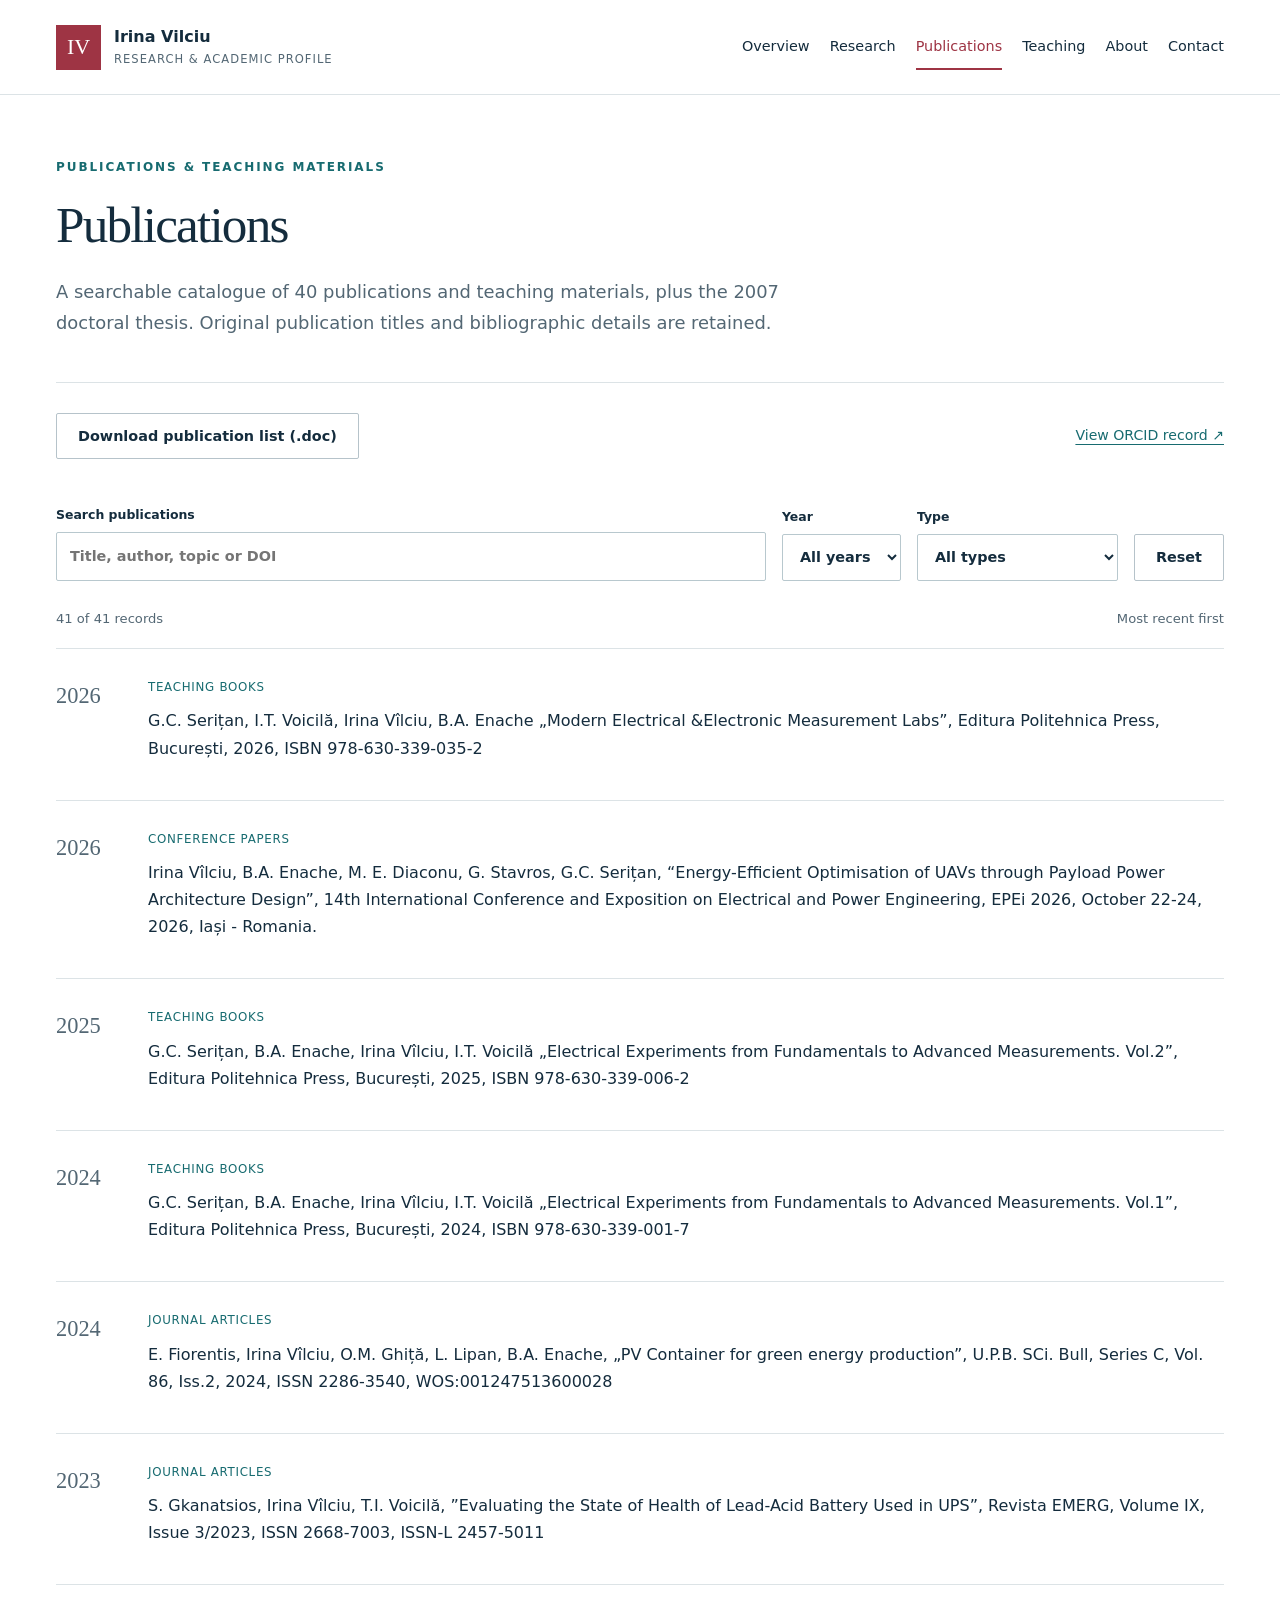
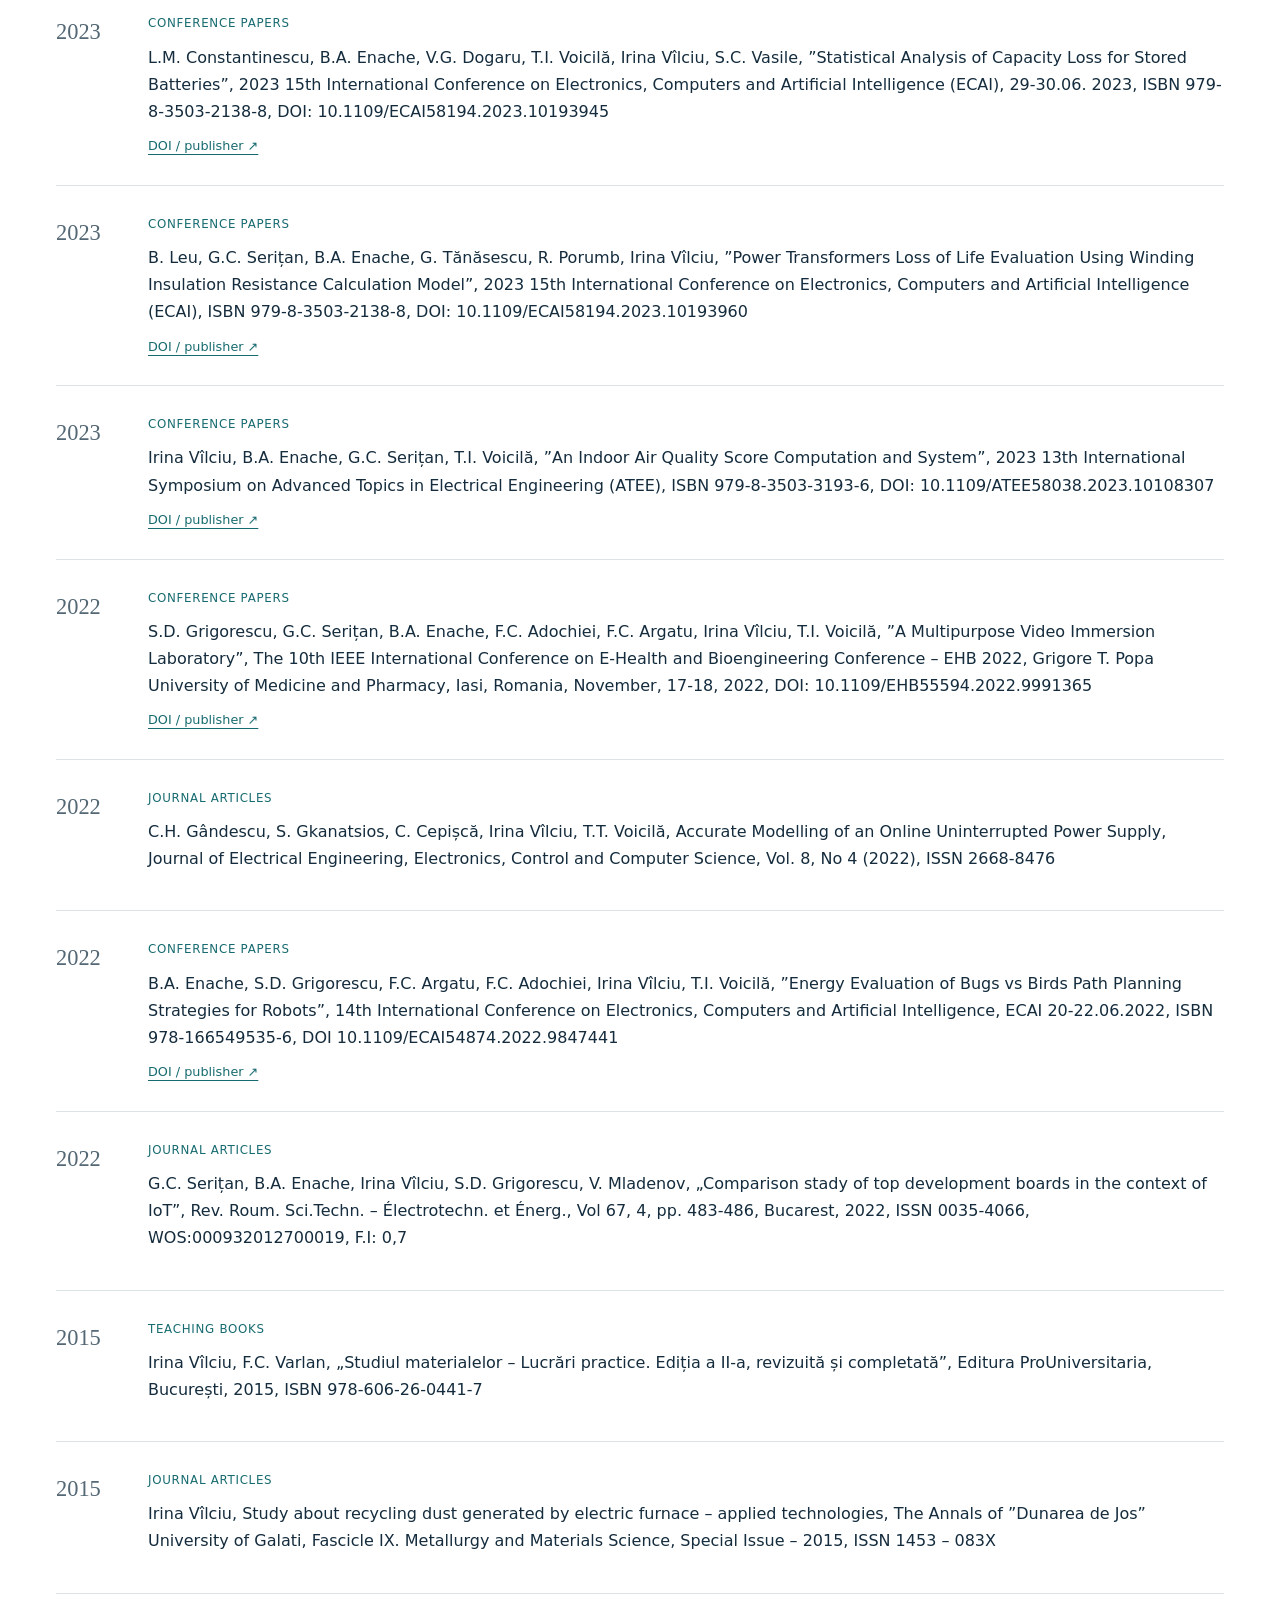
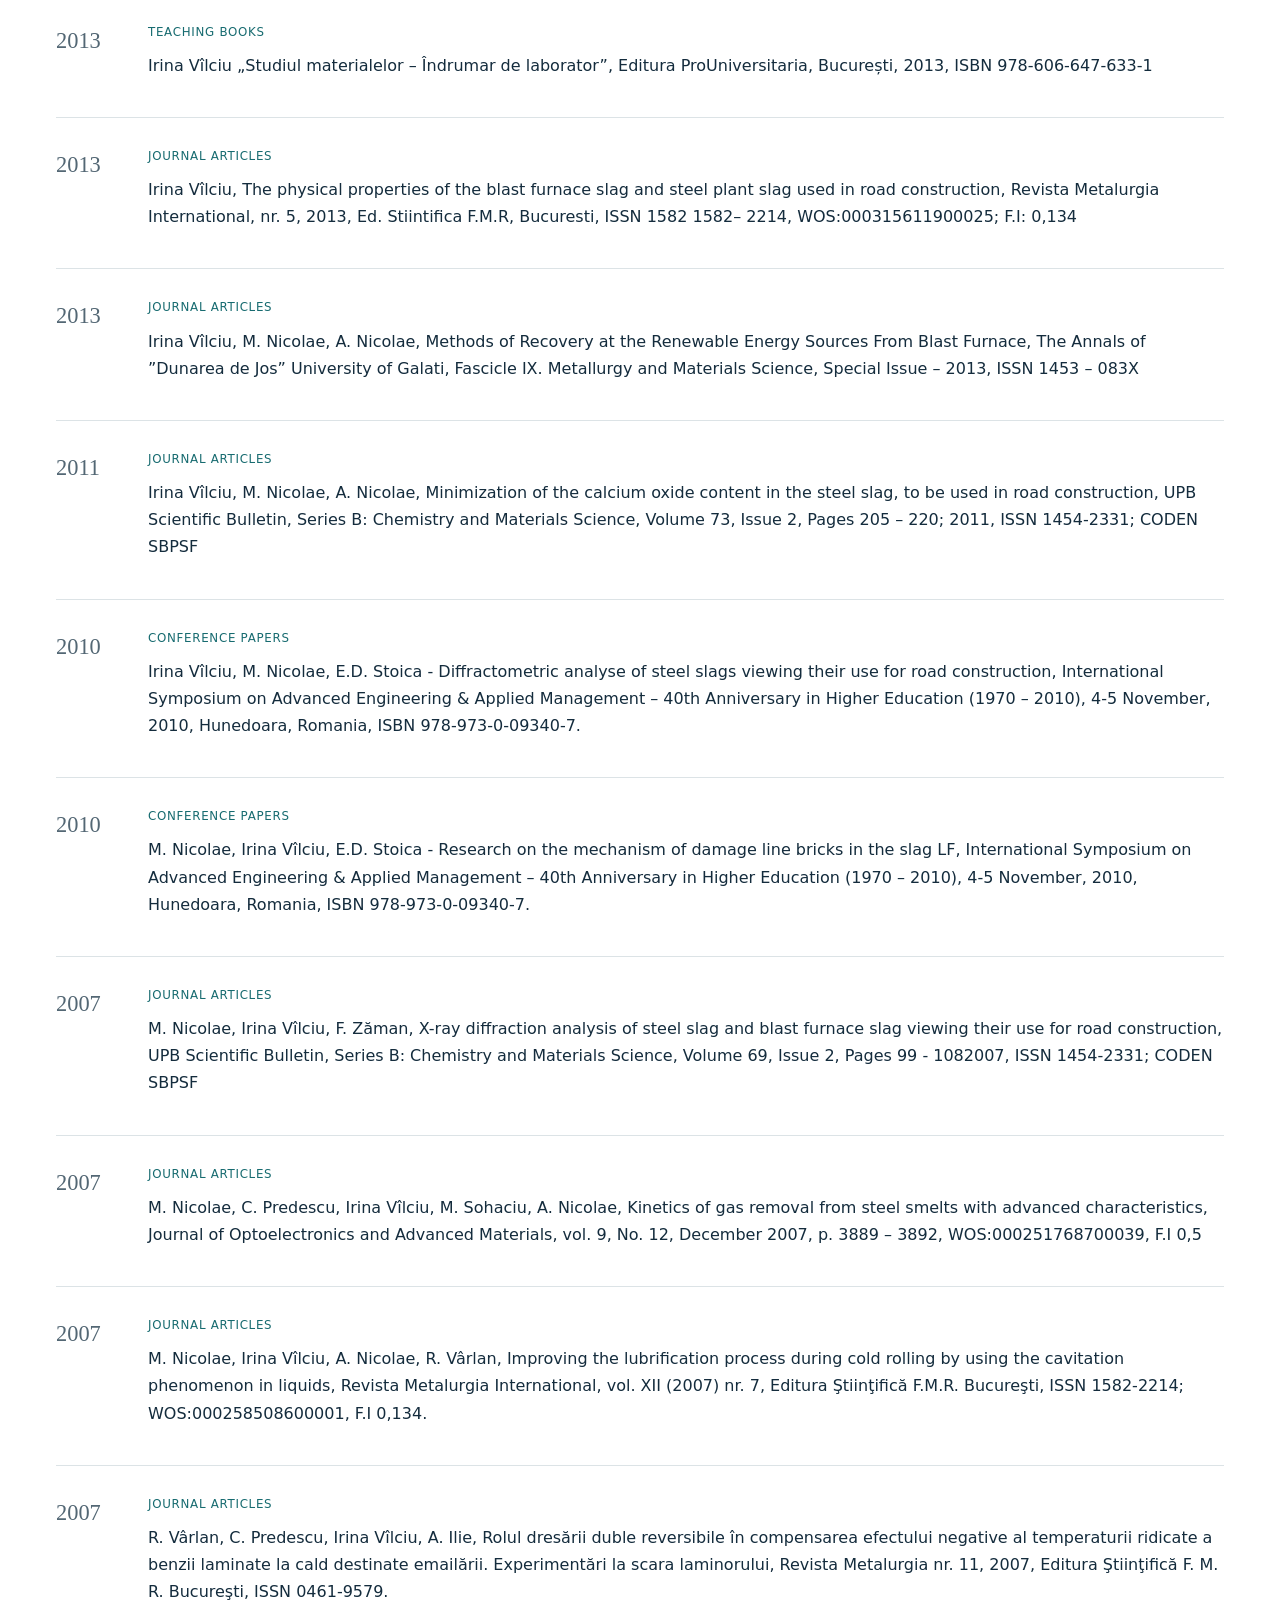
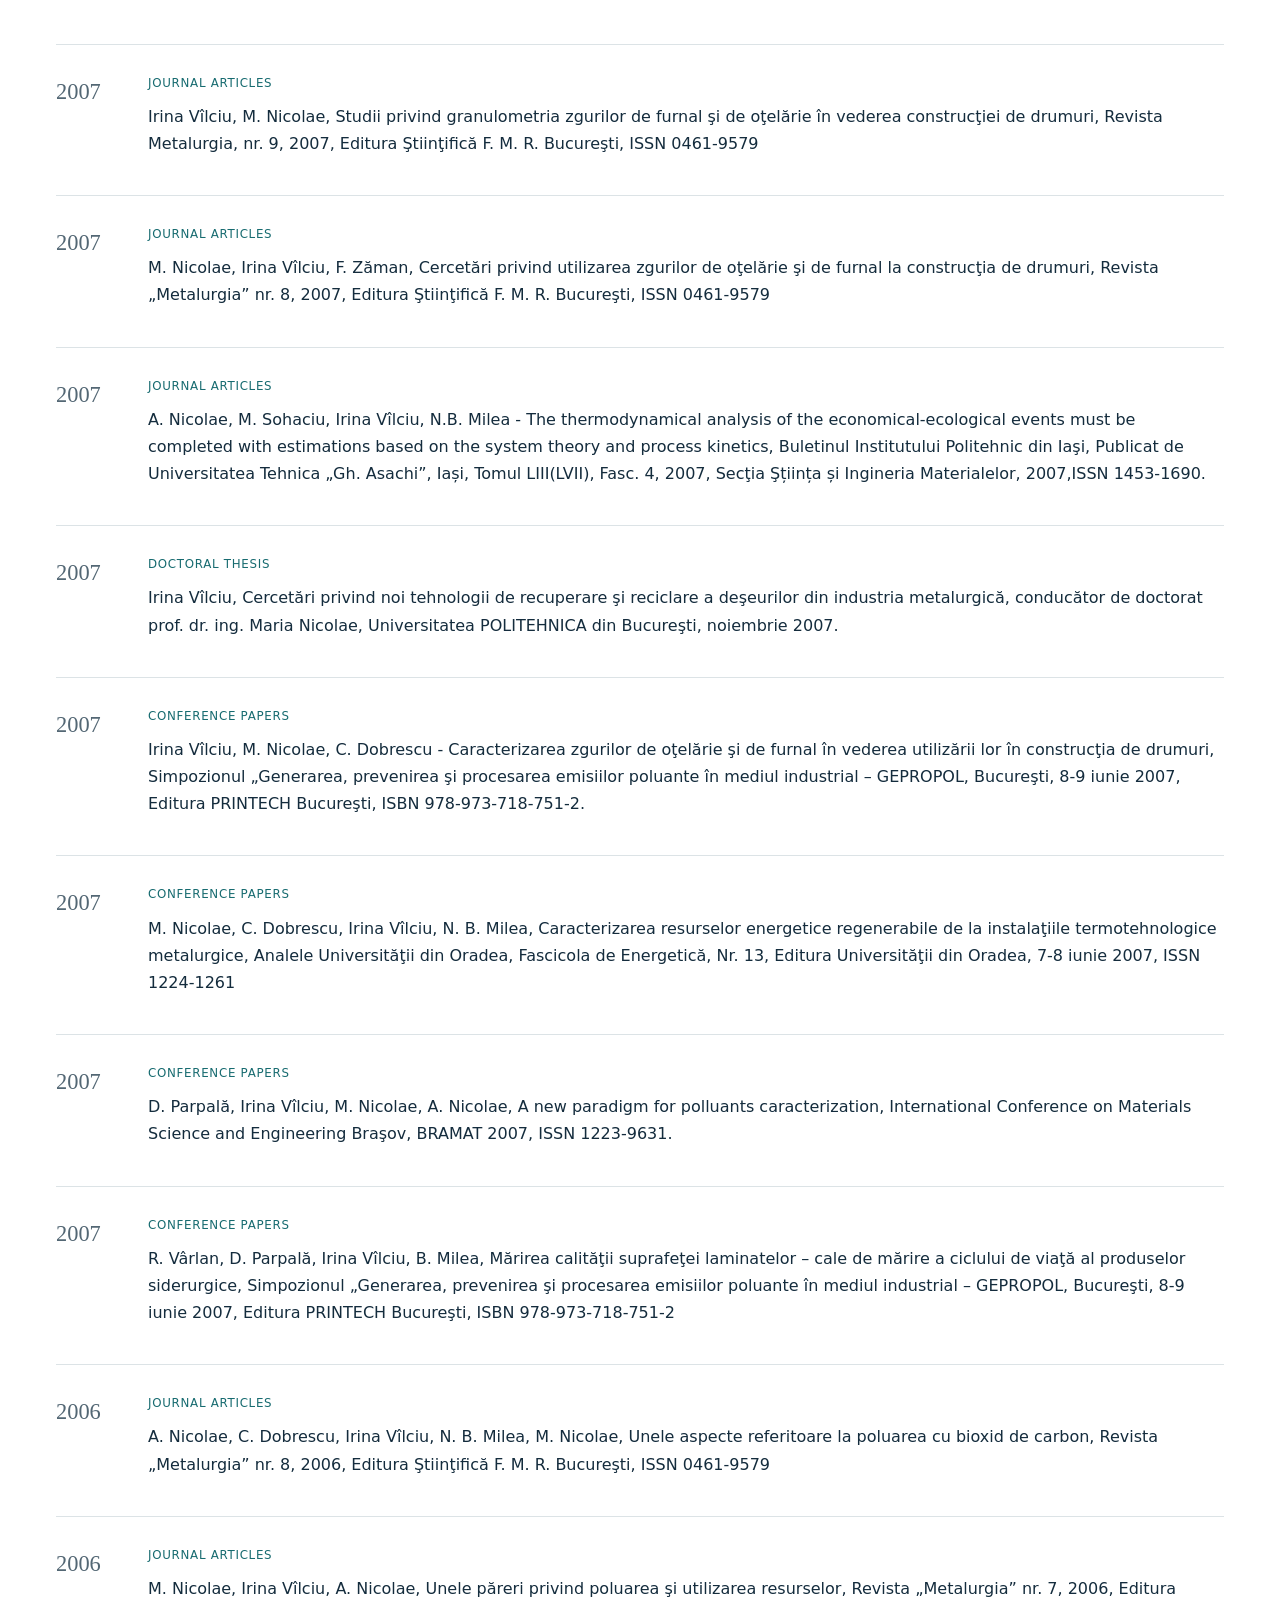
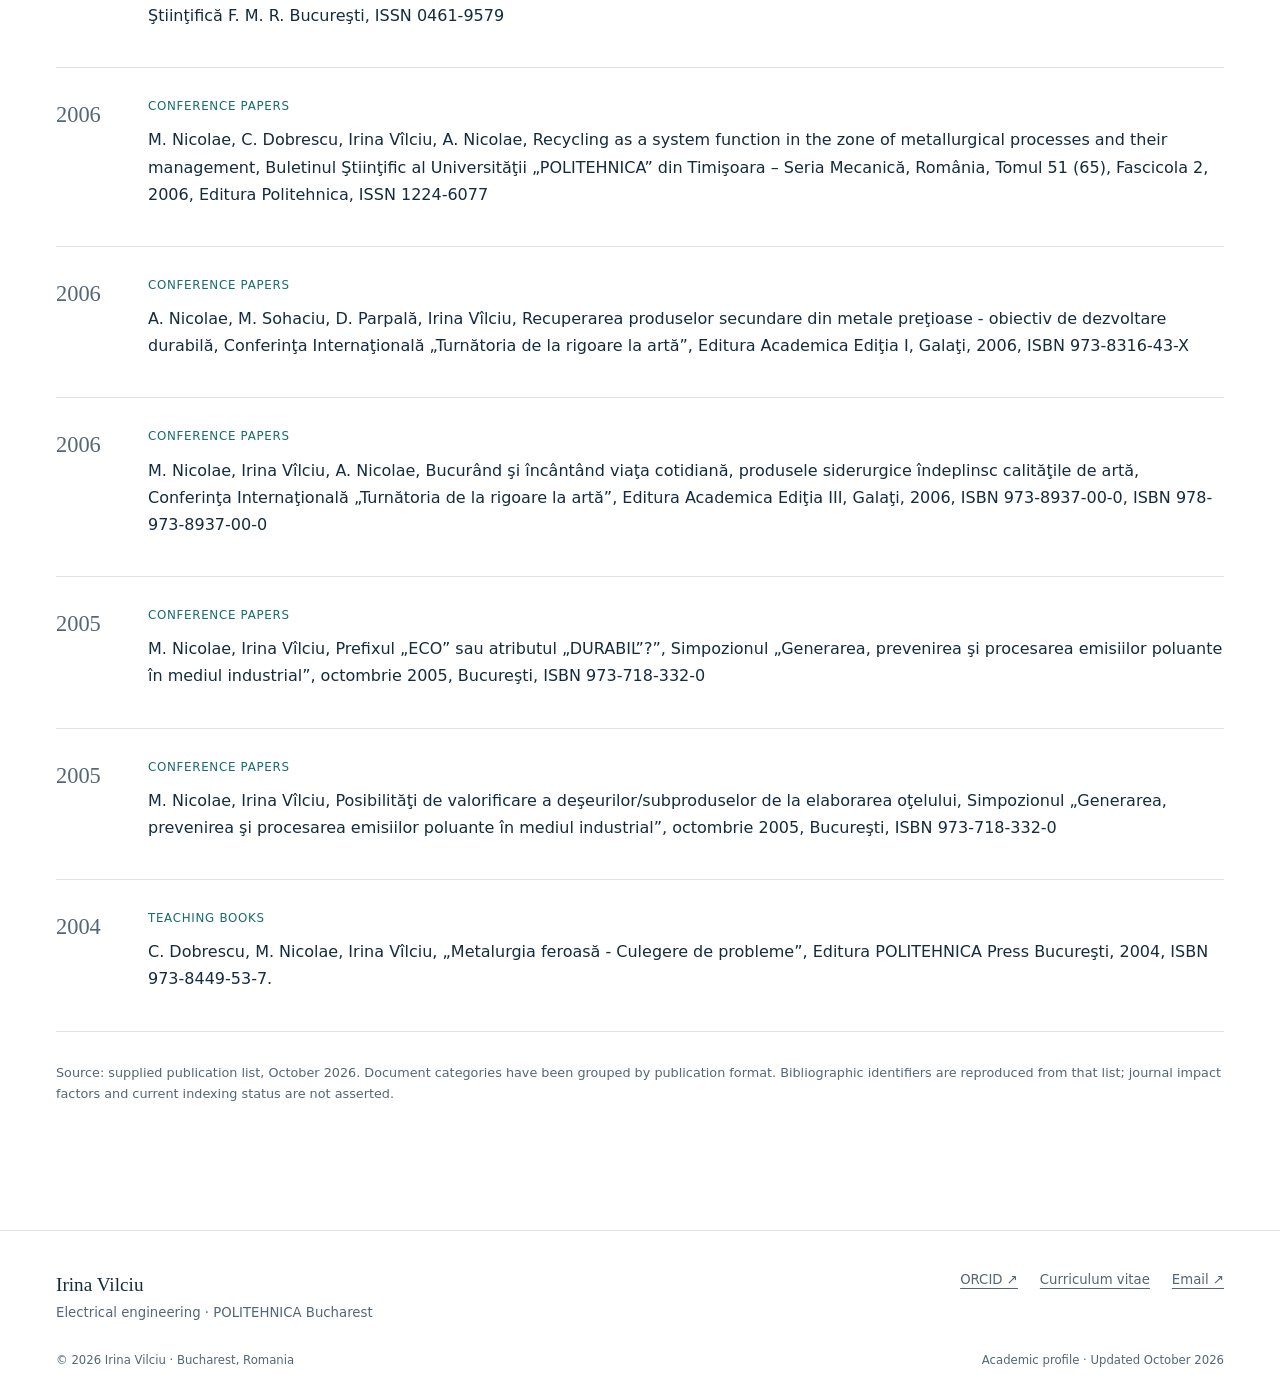
<file: publications.html>
<!doctype html><html lang="en-GB"><head><meta charset="utf-8"><meta name="viewport" content="width=device-width,initial-scale=1"><title>Publications | Irina Vilciu</title><meta name="description" content="Research, publications and teaching by Irina Vilciu, Faculty of Electrical Engineering, POLITEHNICA Bucharest."><meta name="theme-color" content="#142f40"><meta property="og:title" content="Publications | Irina Vilciu"><meta property="og:description" content="Research, publications and teaching by Irina Vilciu, Faculty of Electrical Engineering, POLITEHNICA Bucharest."><meta property="og:type" content="website"><link rel="icon" href="favicon.svg" type="image/svg+xml"><link rel="stylesheet" href="styles.css"><script defer src="app.js"></script></head><body><a class="skip" href="#main">Skip to content</a><header class="header"><div class="wrap header-inner"><a class="brand" href="index.html"><span class="monogram">IV</span><span class="brand-name">Irina Vilciu<small>Research &amp; academic profile</small></span></a><button class="menu-toggle" aria-expanded="false" aria-controls="navigation">Menu</button><nav id="navigation" class="nav" aria-label="Main navigation"><a href="index.html">Overview</a><a href="research.html">Research</a><a href="publications.html" aria-current="page">Publications</a><a href="teaching.html">Teaching</a><a href="about.html">About</a><a href="contact.html">Contact</a></nav></div></header><main id="main"><div class="wrap page-intro"><p class="eyebrow">Publications &amp; teaching materials</p><h1>Publications</h1><p class="lead">A searchable catalogue of 40 publications and teaching materials, plus the 2007 doctoral thesis. Original publication titles and bibliographic details are retained.</p></div><section class="wrap section catalogue"><div class="download-bar"><a class="button secondary" href="Publications_Irina_Vilciu_2026.doc" download>Download publication list (.doc)</a><a href="https://orcid.org/0000-0003-2336-9348" class="text-link">View ORCID record ↗</a></div><div class="filters"><label class="search-field">Search publications<input type="search" id="pub-search" placeholder="Title, author, topic or DOI" autocomplete="off"></label><label>Year<select id="pub-year"><option value="">All years</option><option value="2026">2026</option><option value="2025">2025</option><option value="2024">2024</option><option value="2023">2023</option><option value="2022">2022</option><option value="2015">2015</option><option value="2013">2013</option><option value="2011">2011</option><option value="2010">2010</option><option value="2007">2007</option><option value="2006">2006</option><option value="2005">2005</option><option value="2004">2004</option></select></label><label>Type<select id="pub-type"><option value="">All types</option><option>Journal articles</option><option>Conference papers</option><option>Teaching books</option><option>Doctoral thesis</option></select></label><button id="pub-reset" class="button secondary" type="button">Reset</button></div><div class="filter-count"><span id="pub-count" role="status" aria-live="polite">41 records</span><span>Most recent first</span></div><div class="pub-list" id="pub-list"><article class="pub-row" data-search="G.C. Serițan, I.T. Voicilă, Irina Vîlciu, B.A. Enache „Modern Electrical &amp;Electronic Measurement Labs”, Editura Politehnica Press, București, 2026, ISBN 978-630-339-035-2" data-year="2026" data-type="Teaching books"><div class="pub-year">2026</div><div><div class="pub-meta">Teaching books</div><p class="citation">G.C. Serițan, I.T. Voicilă, Irina Vîlciu, B.A. Enache „Modern Electrical &amp;Electronic Measurement Labs”, Editura Politehnica Press, București, 2026, ISBN 978-630-339-035-2</p><div class="pub-actions"></div></div></article><article class="pub-row" data-search="Irina Vîlciu, B.A. Enache, M. E. Diaconu, G. Stavros, G.C. Serițan, “Energy-Efficient Optimisation of UAVs through Payload Power Architecture Design”, 14th International Conference and Exposition on Electrical and Power Engineering, EPEi 2026, October 22-24, 2026, Iași - Romania." data-year="2026" data-type="Conference papers"><div class="pub-year">2026</div><div><div class="pub-meta">Conference papers</div><p class="citation">Irina Vîlciu, B.A. Enache, M. E. Diaconu, G. Stavros, G.C. Serițan, “Energy-Efficient Optimisation of UAVs through Payload Power Architecture Design”, 14th International Conference and Exposition on Electrical and Power Engineering, EPEi 2026, October 22-24, 2026, Iași - Romania.</p><div class="pub-actions"></div></div></article><article class="pub-row" data-search="G.C. Serițan, B.A. Enache, Irina Vîlciu, I.T. Voicilă „Electrical Experiments from Fundamentals to Advanced Measurements. Vol.2”, Editura Politehnica Press, București, 2025, ISBN 978-630-339-006-2" data-year="2025" data-type="Teaching books"><div class="pub-year">2025</div><div><div class="pub-meta">Teaching books</div><p class="citation">G.C. Serițan, B.A. Enache, Irina Vîlciu, I.T. Voicilă „Electrical Experiments from Fundamentals to Advanced Measurements. Vol.2”, Editura Politehnica Press, București, 2025, ISBN 978-630-339-006-2</p><div class="pub-actions"></div></div></article><article class="pub-row" data-search="G.C. Serițan, B.A. Enache, Irina Vîlciu, I.T. Voicilă „Electrical Experiments from Fundamentals to Advanced Measurements. Vol.1”, Editura Politehnica Press, București, 2024, ISBN 978-630-339-001-7" data-year="2024" data-type="Teaching books"><div class="pub-year">2024</div><div><div class="pub-meta">Teaching books</div><p class="citation">G.C. Serițan, B.A. Enache, Irina Vîlciu, I.T. Voicilă „Electrical Experiments from Fundamentals to Advanced Measurements. Vol.1”, Editura Politehnica Press, București, 2024, ISBN 978-630-339-001-7</p><div class="pub-actions"></div></div></article><article class="pub-row" data-search="E. Fiorentis, Irina Vîlciu, O.M. Ghiță, L. Lipan, B.A. Enache, „PV Container for green energy production”, U.P.B. SCi. Bull, Series C, Vol. 86, Iss.2, 2024, ISSN 2286-3540, WOS:001247513600028" data-year="2024" data-type="Journal articles"><div class="pub-year">2024</div><div><div class="pub-meta">Journal articles</div><p class="citation">E. Fiorentis, Irina Vîlciu, O.M. Ghiță, L. Lipan, B.A. Enache, „PV Container for green energy production”, U.P.B. SCi. Bull, Series C, Vol. 86, Iss.2, 2024, ISSN 2286-3540, WOS:001247513600028</p><div class="pub-actions"></div></div></article><article class="pub-row" data-search="S. Gkanatsios, Irina Vîlciu, T.I. Voicilă, ”Evaluating the State of Health of Lead-Acid Battery Used in UPS”, Revista EMERG, Volume IX, Issue 3/2023, ISSN 2668-7003, ISSN-L 2457-5011" data-year="2023" data-type="Journal articles"><div class="pub-year">2023</div><div><div class="pub-meta">Journal articles</div><p class="citation">S. Gkanatsios, Irina Vîlciu, T.I. Voicilă, ”Evaluating the State of Health of Lead-Acid Battery Used in UPS”, Revista EMERG, Volume IX, Issue 3/2023, ISSN 2668-7003, ISSN-L 2457-5011</p><div class="pub-actions"></div></div></article><article class="pub-row" data-search="L.M. Constantinescu, B.A. Enache, V.G. Dogaru, T.I. Voicilă, Irina Vîlciu, S.C. Vasile, ”Statistical Analysis of Capacity Loss for Stored Batteries”, 2023 15th International Conference on Electronics, Computers and Artificial Intelligence (ECAI), 29-30.06. 2023, ISBN 979-8-3503-2138-8, DOI: 10.1109/ECAI58194.2023.10193945" data-year="2023" data-type="Conference papers"><div class="pub-year">2023</div><div><div class="pub-meta">Conference papers</div><p class="citation">L.M. Constantinescu, B.A. Enache, V.G. Dogaru, T.I. Voicilă, Irina Vîlciu, S.C. Vasile, ”Statistical Analysis of Capacity Loss for Stored Batteries”, 2023 15th International Conference on Electronics, Computers and Artificial Intelligence (ECAI), 29-30.06. 2023, ISBN 979-8-3503-2138-8, DOI: 10.1109/ECAI58194.2023.10193945</p><div class="pub-actions"><a href="https://doi.org/10.1109/ECAI58194.2023.10193945">DOI / publisher ↗</a></div></div></article><article class="pub-row" data-search="B. Leu, G.C. Serițan, B.A. Enache, G. Tănăsescu, R. Porumb, Irina Vîlciu, ”Power Transformers Loss of Life Evaluation Using Winding Insulation Resistance Calculation Model”, 2023 15th International Conference on Electronics, Computers and Artificial Intelligence (ECAI), ISBN 979-8-3503-2138-8, DOI: 10.1109/ECAI58194.2023.10193960" data-year="2023" data-type="Conference papers"><div class="pub-year">2023</div><div><div class="pub-meta">Conference papers</div><p class="citation">B. Leu, G.C. Serițan, B.A. Enache, G. Tănăsescu, R. Porumb, Irina Vîlciu, ”Power Transformers Loss of Life Evaluation Using Winding Insulation Resistance Calculation Model”, 2023 15th International Conference on Electronics, Computers and Artificial Intelligence (ECAI), ISBN 979-8-3503-2138-8, DOI: 10.1109/ECAI58194.2023.10193960</p><div class="pub-actions"><a href="https://doi.org/10.1109/ECAI58194.2023.10193960">DOI / publisher ↗</a></div></div></article><article class="pub-row" data-search="Irina Vîlciu, B.A. Enache, G.C. Serițan, T.I. Voicilă, ”An Indoor Air Quality Score Computation and System”, 2023 13th International Symposium on Advanced Topics in Electrical Engineering (ATEE), ISBN 979-8-3503-3193-6, DOI: 10.1109/ATEE58038.2023.10108307" data-year="2023" data-type="Conference papers"><div class="pub-year">2023</div><div><div class="pub-meta">Conference papers</div><p class="citation">Irina Vîlciu, B.A. Enache, G.C. Serițan, T.I. Voicilă, ”An Indoor Air Quality Score Computation and System”, 2023 13th International Symposium on Advanced Topics in Electrical Engineering (ATEE), ISBN 979-8-3503-3193-6, DOI: 10.1109/ATEE58038.2023.10108307</p><div class="pub-actions"><a href="https://doi.org/10.1109/ATEE58038.2023.10108307">DOI / publisher ↗</a></div></div></article><article class="pub-row" data-search="S.D. Grigorescu, G.C. Serițan, B.A. Enache, F.C. Adochiei, F.C. Argatu, Irina Vîlciu, T.I. Voicilă, ”A Multipurpose Video Immersion Laboratory”, The 10th IEEE International Conference on E-Health and Bioengineering Conference – EHB 2022, Grigore T. Popa University of Medicine and Pharmacy, Iasi, Romania, November, 17-18, 2022, DOI: 10.1109/EHB55594.2022.9991365" data-year="2022" data-type="Conference papers"><div class="pub-year">2022</div><div><div class="pub-meta">Conference papers</div><p class="citation">S.D. Grigorescu, G.C. Serițan, B.A. Enache, F.C. Adochiei, F.C. Argatu, Irina Vîlciu, T.I. Voicilă, ”A Multipurpose Video Immersion Laboratory”, The 10th IEEE International Conference on E-Health and Bioengineering Conference – EHB 2022, Grigore T. Popa University of Medicine and Pharmacy, Iasi, Romania, November, 17-18, 2022, DOI: 10.1109/EHB55594.2022.9991365</p><div class="pub-actions"><a href="https://doi.org/10.1109/EHB55594.2022.9991365">DOI / publisher ↗</a></div></div></article><article class="pub-row" data-search="C.H. Gândescu, S. Gkanatsios, C. Cepișcă, Irina Vîlciu, T.T. Voicilă, Accurate Modelling of an Online Uninterrupted Power Supply, Journal of Electrical Engineering, Electronics, Control and Computer Science, Vol. 8, No 4 (2022), ISSN 2668-8476" data-year="2022" data-type="Journal articles"><div class="pub-year">2022</div><div><div class="pub-meta">Journal articles</div><p class="citation">C.H. Gândescu, S. Gkanatsios, C. Cepișcă, Irina Vîlciu, T.T. Voicilă, Accurate Modelling of an Online Uninterrupted Power Supply, Journal of Electrical Engineering, Electronics, Control and Computer Science, Vol. 8, No 4 (2022), ISSN 2668-8476</p><div class="pub-actions"></div></div></article><article class="pub-row" data-search="B.A. Enache, S.D. Grigorescu, F.C. Argatu, F.C. Adochiei, Irina Vîlciu, T.I. Voicilă, ”Energy Evaluation of Bugs vs Birds Path Planning Strategies for Robots”, 14th International Conference on Electronics, Computers and Artificial Intelligence, ECAI 20-22.06.2022, ISBN 978-166549535-6, DOI 10.1109/ECAI54874.2022.9847441" data-year="2022" data-type="Conference papers"><div class="pub-year">2022</div><div><div class="pub-meta">Conference papers</div><p class="citation">B.A. Enache, S.D. Grigorescu, F.C. Argatu, F.C. Adochiei, Irina Vîlciu, T.I. Voicilă, ”Energy Evaluation of Bugs vs Birds Path Planning Strategies for Robots”, 14th International Conference on Electronics, Computers and Artificial Intelligence, ECAI 20-22.06.2022, ISBN 978-166549535-6, DOI 10.1109/ECAI54874.2022.9847441</p><div class="pub-actions"><a href="https://doi.org/10.1109/ECAI54874.2022.9847441">DOI / publisher ↗</a></div></div></article><article class="pub-row" data-search="G.C. Serițan, B.A. Enache, Irina Vîlciu, S.D. Grigorescu, V. Mladenov, „Comparison stady of top development boards in the context of IoT”, Rev. Roum. Sci.Techn. – Électrotechn. et Énerg., Vol 67, 4, pp. 483-486, Bucarest, 2022, ISSN 0035-4066, WOS:000932012700019, F.I: 0,7" data-year="2022" data-type="Journal articles"><div class="pub-year">2022</div><div><div class="pub-meta">Journal articles</div><p class="citation">G.C. Serițan, B.A. Enache, Irina Vîlciu, S.D. Grigorescu, V. Mladenov, „Comparison stady of top development boards in the context of IoT”, Rev. Roum. Sci.Techn. – Électrotechn. et Énerg., Vol 67, 4, pp. 483-486, Bucarest, 2022, ISSN 0035-4066, WOS:000932012700019, F.I: 0,7</p><div class="pub-actions"></div></div></article><article class="pub-row" data-search="Irina Vîlciu, F.C. Varlan, „Studiul materialelor – Lucrări practice. Ediția a II-a, revizuită și completată”, Editura ProUniversitaria, București, 2015, ISBN 978-606-26-0441-7" data-year="2015" data-type="Teaching books"><div class="pub-year">2015</div><div><div class="pub-meta">Teaching books</div><p class="citation">Irina Vîlciu, F.C. Varlan, „Studiul materialelor – Lucrări practice. Ediția a II-a, revizuită și completată”, Editura ProUniversitaria, București, 2015, ISBN 978-606-26-0441-7</p><div class="pub-actions"></div></div></article><article class="pub-row" data-search="Irina Vîlciu, Study about recycling dust generated by electric furnace – applied technologies, The Annals of ”Dunarea de Jos” University of Galati, Fascicle IX. Metallurgy and Materials Science, Special Issue – 2015, ISSN 1453 – 083X" data-year="2015" data-type="Journal articles"><div class="pub-year">2015</div><div><div class="pub-meta">Journal articles</div><p class="citation">Irina Vîlciu, Study about recycling dust generated by electric furnace – applied technologies, The Annals of ”Dunarea de Jos” University of Galati, Fascicle IX. Metallurgy and Materials Science, Special Issue – 2015, ISSN 1453 – 083X</p><div class="pub-actions"></div></div></article><article class="pub-row" data-search="Irina Vîlciu „Studiul materialelor – Îndrumar de laborator”, Editura ProUniversitaria, București, 2013, ISBN 978-606-647-633-1" data-year="2013" data-type="Teaching books"><div class="pub-year">2013</div><div><div class="pub-meta">Teaching books</div><p class="citation">Irina Vîlciu „Studiul materialelor – Îndrumar de laborator”, Editura ProUniversitaria, București, 2013, ISBN 978-606-647-633-1</p><div class="pub-actions"></div></div></article><article class="pub-row" data-search="Irina Vîlciu, The physical properties of the blast furnace slag and steel plant slag used in road construction, Revista Metalurgia International, nr. 5, 2013, Ed. Stiintifica F.M.R, Bucuresti, ISSN 1582 1582– 2214, WOS:000315611900025; F.I: 0,134" data-year="2013" data-type="Journal articles"><div class="pub-year">2013</div><div><div class="pub-meta">Journal articles</div><p class="citation">Irina Vîlciu, The physical properties of the blast furnace slag and steel plant slag used in road construction, Revista Metalurgia International, nr. 5, 2013, Ed. Stiintifica F.M.R, Bucuresti, ISSN 1582 1582– 2214, WOS:000315611900025; F.I: 0,134</p><div class="pub-actions"></div></div></article><article class="pub-row" data-search="Irina Vîlciu, M. Nicolae, A. Nicolae, Methods of Recovery at the Renewable Energy Sources From Blast Furnace, The Annals of ”Dunarea de Jos” University of Galati, Fascicle IX. Metallurgy and Materials Science, Special Issue – 2013, ISSN 1453 – 083X" data-year="2013" data-type="Journal articles"><div class="pub-year">2013</div><div><div class="pub-meta">Journal articles</div><p class="citation">Irina Vîlciu, M. Nicolae, A. Nicolae, Methods of Recovery at the Renewable Energy Sources From Blast Furnace, The Annals of ”Dunarea de Jos” University of Galati, Fascicle IX. Metallurgy and Materials Science, Special Issue – 2013, ISSN 1453 – 083X</p><div class="pub-actions"></div></div></article><article class="pub-row" data-search="Irina Vîlciu, M. Nicolae, A. Nicolae, Minimization of the calcium oxide content in the steel slag, to be used in road construction, UPB Scientific Bulletin, Series B: Chemistry and Materials Science, Volume 73, Issue 2, Pages 205 – 220; 2011, ISSN 1454-2331; CODEN SBPSF" data-year="2011" data-type="Journal articles"><div class="pub-year">2011</div><div><div class="pub-meta">Journal articles</div><p class="citation">Irina Vîlciu, M. Nicolae, A. Nicolae, Minimization of the calcium oxide content in the steel slag, to be used in road construction, UPB Scientific Bulletin, Series B: Chemistry and Materials Science, Volume 73, Issue 2, Pages 205 – 220; 2011, ISSN 1454-2331; CODEN SBPSF</p><div class="pub-actions"></div></div></article><article class="pub-row" data-search="Irina Vîlciu, M. Nicolae, E.D. Stoica - Diffractometric analyse of steel slags viewing their use for road construction, International Symposium on Advanced Engineering &amp; Applied Management – 40th Anniversary in Higher Education (1970 – 2010), 4-5 November, 2010, Hunedoara, Romania, ISBN 978-973-0-09340-7." data-year="2010" data-type="Conference papers"><div class="pub-year">2010</div><div><div class="pub-meta">Conference papers</div><p class="citation">Irina Vîlciu, M. Nicolae, E.D. Stoica - Diffractometric analyse of steel slags viewing their use for road construction, International Symposium on Advanced Engineering &amp; Applied Management – 40th Anniversary in Higher Education (1970 – 2010), 4-5 November, 2010, Hunedoara, Romania, ISBN 978-973-0-09340-7.</p><div class="pub-actions"></div></div></article><article class="pub-row" data-search="M. Nicolae, Irina Vîlciu, E.D. Stoica - Research on the mechanism of damage line bricks in the slag LF, International Symposium on Advanced Engineering &amp; Applied Management – 40th Anniversary in Higher Education (1970 – 2010), 4-5 November, 2010, Hunedoara, Romania, ISBN 978-973-0-09340-7." data-year="2010" data-type="Conference papers"><div class="pub-year">2010</div><div><div class="pub-meta">Conference papers</div><p class="citation">M. Nicolae, Irina Vîlciu, E.D. Stoica - Research on the mechanism of damage line bricks in the slag LF, International Symposium on Advanced Engineering &amp; Applied Management – 40th Anniversary in Higher Education (1970 – 2010), 4-5 November, 2010, Hunedoara, Romania, ISBN 978-973-0-09340-7.</p><div class="pub-actions"></div></div></article><article class="pub-row" data-search="M. Nicolae, Irina Vîlciu, F. Zăman, X-ray diffraction analysis of steel slag and blast furnace slag viewing their use for road construction, UPB Scientific Bulletin, Series B: Chemistry and Materials Science, Volume 69, Issue 2, Pages 99 - 1082007, ISSN 1454-2331; CODEN SBPSF" data-year="2007" data-type="Journal articles"><div class="pub-year">2007</div><div><div class="pub-meta">Journal articles</div><p class="citation">M. Nicolae, Irina Vîlciu, F. Zăman, X-ray diffraction analysis of steel slag and blast furnace slag viewing their use for road construction, UPB Scientific Bulletin, Series B: Chemistry and Materials Science, Volume 69, Issue 2, Pages 99 - 1082007, ISSN 1454-2331; CODEN SBPSF</p><div class="pub-actions"></div></div></article><article class="pub-row" data-search="M. Nicolae, C. Predescu, Irina Vîlciu, M. Sohaciu, A. Nicolae, Kinetics of gas removal from steel smelts with advanced characteristics, Journal of Optoelectronics and Advanced Materials, vol. 9, No. 12, December 2007, p. 3889 – 3892, WOS:000251768700039, F.I 0,5" data-year="2007" data-type="Journal articles"><div class="pub-year">2007</div><div><div class="pub-meta">Journal articles</div><p class="citation">M. Nicolae, C. Predescu, Irina Vîlciu, M. Sohaciu, A. Nicolae, Kinetics of gas removal from steel smelts with advanced characteristics, Journal of Optoelectronics and Advanced Materials, vol. 9, No. 12, December 2007, p. 3889 – 3892, WOS:000251768700039, F.I 0,5</p><div class="pub-actions"></div></div></article><article class="pub-row" data-search="M. Nicolae, Irina Vîlciu, A. Nicolae, R. Vârlan, Improving the lubrification process during cold rolling by using the cavitation phenomenon in liquids, Revista Metalurgia International, vol. XII (2007) nr. 7, Editura Ştiinţifică F.M.R. Bucureşti, ISSN 1582-2214; WOS:000258508600001, F.I 0,134." data-year="2007" data-type="Journal articles"><div class="pub-year">2007</div><div><div class="pub-meta">Journal articles</div><p class="citation">M. Nicolae, Irina Vîlciu, A. Nicolae, R. Vârlan, Improving the lubrification process during cold rolling by using the cavitation phenomenon in liquids, Revista Metalurgia International, vol. XII (2007) nr. 7, Editura Ştiinţifică F.M.R. Bucureşti, ISSN 1582-2214; WOS:000258508600001, F.I 0,134.</p><div class="pub-actions"></div></div></article><article class="pub-row" data-search="R. Vârlan, C. Predescu, Irina Vîlciu, A. Ilie, Rolul dresării duble reversibile în compensarea efectului negative al temperaturii ridicate a benzii laminate la cald destinate emailării. Experimentări la scara laminorului, Revista Metalurgia nr. 11, 2007, Editura Ştiinţifică F. M. R. Bucureşti, ISSN 0461-9579." data-year="2007" data-type="Journal articles"><div class="pub-year">2007</div><div><div class="pub-meta">Journal articles</div><p class="citation">R. Vârlan, C. Predescu, Irina Vîlciu, A. Ilie, Rolul dresării duble reversibile în compensarea efectului negative al temperaturii ridicate a benzii laminate la cald destinate emailării. Experimentări la scara laminorului, Revista Metalurgia nr. 11, 2007, Editura Ştiinţifică F. M. R. Bucureşti, ISSN 0461-9579.</p><div class="pub-actions"></div></div></article><article class="pub-row" data-search="Irina Vîlciu, M. Nicolae, Studii privind granulometria zgurilor de furnal şi de oţelărie în vederea construcţiei de drumuri, Revista Metalurgia, nr. 9, 2007, Editura Ştiinţifică F. M. R. Bucureşti, ISSN 0461-9579" data-year="2007" data-type="Journal articles"><div class="pub-year">2007</div><div><div class="pub-meta">Journal articles</div><p class="citation">Irina Vîlciu, M. Nicolae, Studii privind granulometria zgurilor de furnal şi de oţelărie în vederea construcţiei de drumuri, Revista Metalurgia, nr. 9, 2007, Editura Ştiinţifică F. M. R. Bucureşti, ISSN 0461-9579</p><div class="pub-actions"></div></div></article><article class="pub-row" data-search="M. Nicolae, Irina Vîlciu, F. Zăman, Cercetări privind utilizarea zgurilor de oţelărie şi de furnal la construcţia de drumuri, Revista „Metalurgia” nr. 8, 2007, Editura Ştiinţifică F. M. R. Bucureşti, ISSN 0461-9579" data-year="2007" data-type="Journal articles"><div class="pub-year">2007</div><div><div class="pub-meta">Journal articles</div><p class="citation">M. Nicolae, Irina Vîlciu, F. Zăman, Cercetări privind utilizarea zgurilor de oţelărie şi de furnal la construcţia de drumuri, Revista „Metalurgia” nr. 8, 2007, Editura Ştiinţifică F. M. R. Bucureşti, ISSN 0461-9579</p><div class="pub-actions"></div></div></article><article class="pub-row" data-search="A. Nicolae, M. Sohaciu, Irina Vîlciu, N.B. Milea - The thermodynamical analysis of the economical-ecological events must be completed with estimations based on the system theory and process kinetics, Buletinul Institutului Politehnic din Iaşi, Publicat de Universitatea Tehnica „Gh. Asachi”, Iași, Tomul LIII(LVII), Fasc. 4, 2007, Secţia Şțiința și Ingineria Materialelor, 2007,ISSN 1453-1690." data-year="2007" data-type="Journal articles"><div class="pub-year">2007</div><div><div class="pub-meta">Journal articles</div><p class="citation">A. Nicolae, M. Sohaciu, Irina Vîlciu, N.B. Milea - The thermodynamical analysis of the economical-ecological events must be completed with estimations based on the system theory and process kinetics, Buletinul Institutului Politehnic din Iaşi, Publicat de Universitatea Tehnica „Gh. Asachi”, Iași, Tomul LIII(LVII), Fasc. 4, 2007, Secţia Şțiința și Ingineria Materialelor, 2007,ISSN 1453-1690.</p><div class="pub-actions"></div></div></article><article class="pub-row" data-search="Irina Vîlciu, Cercetări privind noi tehnologii de recuperare şi reciclare a deşeurilor din industria metalurgică, conducător de doctorat prof. dr. ing. Maria Nicolae, Universitatea POLITEHNICA din Bucureşti, noiembrie 2007." data-year="2007" data-type="Doctoral thesis"><div class="pub-year">2007</div><div><div class="pub-meta">Doctoral thesis</div><p class="citation">Irina Vîlciu, Cercetări privind noi tehnologii de recuperare şi reciclare a deşeurilor din industria metalurgică, conducător de doctorat prof. dr. ing. Maria Nicolae, Universitatea POLITEHNICA din Bucureşti, noiembrie 2007.</p><div class="pub-actions"></div></div></article><article class="pub-row" data-search="Irina Vîlciu, M. Nicolae, C. Dobrescu - Caracterizarea zgurilor de oţelărie şi de furnal în vederea utilizării lor în construcţia de drumuri, Simpozionul „Generarea, prevenirea şi procesarea emisiilor poluante în mediul industrial – GEPROPOL, Bucureşti, 8-9 iunie 2007, Editura PRINTECH Bucureşti, ISBN 978-973-718-751-2." data-year="2007" data-type="Conference papers"><div class="pub-year">2007</div><div><div class="pub-meta">Conference papers</div><p class="citation">Irina Vîlciu, M. Nicolae, C. Dobrescu - Caracterizarea zgurilor de oţelărie şi de furnal în vederea utilizării lor în construcţia de drumuri, Simpozionul „Generarea, prevenirea şi procesarea emisiilor poluante în mediul industrial – GEPROPOL, Bucureşti, 8-9 iunie 2007, Editura PRINTECH Bucureşti, ISBN 978-973-718-751-2.</p><div class="pub-actions"></div></div></article><article class="pub-row" data-search="M. Nicolae, C. Dobrescu, Irina Vîlciu, N. B. Milea, Caracterizarea resurselor energetice regenerabile de la instalaţiile termotehnologice metalurgice, Analele Universităţii din Oradea, Fascicola de Energetică, Nr. 13, Editura Universităţii din Oradea, 7-8 iunie 2007, ISSN 1224-1261" data-year="2007" data-type="Conference papers"><div class="pub-year">2007</div><div><div class="pub-meta">Conference papers</div><p class="citation">M. Nicolae, C. Dobrescu, Irina Vîlciu, N. B. Milea, Caracterizarea resurselor energetice regenerabile de la instalaţiile termotehnologice metalurgice, Analele Universităţii din Oradea, Fascicola de Energetică, Nr. 13, Editura Universităţii din Oradea, 7-8 iunie 2007, ISSN 1224-1261</p><div class="pub-actions"></div></div></article><article class="pub-row" data-search="D. Parpală, Irina Vîlciu, M. Nicolae, A. Nicolae, A new paradigm for polluants caracterization, International Conference on Materials Science and Engineering Braşov, BRAMAT 2007, ISSN 1223-9631." data-year="2007" data-type="Conference papers"><div class="pub-year">2007</div><div><div class="pub-meta">Conference papers</div><p class="citation">D. Parpală, Irina Vîlciu, M. Nicolae, A. Nicolae, A new paradigm for polluants caracterization, International Conference on Materials Science and Engineering Braşov, BRAMAT 2007, ISSN 1223-9631.</p><div class="pub-actions"></div></div></article><article class="pub-row" data-search="R. Vârlan, D. Parpală, Irina Vîlciu, B. Milea, Mărirea calităţii suprafeţei laminatelor – cale de mărire a ciclului de viaţă al produselor siderurgice, Simpozionul „Generarea, prevenirea şi procesarea emisiilor poluante în mediul industrial – GEPROPOL, Bucureşti, 8-9 iunie 2007, Editura PRINTECH Bucureşti, ISBN 978-973-718-751-2" data-year="2007" data-type="Conference papers"><div class="pub-year">2007</div><div><div class="pub-meta">Conference papers</div><p class="citation">R. Vârlan, D. Parpală, Irina Vîlciu, B. Milea, Mărirea calităţii suprafeţei laminatelor – cale de mărire a ciclului de viaţă al produselor siderurgice, Simpozionul „Generarea, prevenirea şi procesarea emisiilor poluante în mediul industrial – GEPROPOL, Bucureşti, 8-9 iunie 2007, Editura PRINTECH Bucureşti, ISBN 978-973-718-751-2</p><div class="pub-actions"></div></div></article><article class="pub-row" data-search="A. Nicolae, C. Dobrescu, Irina Vîlciu, N. B. Milea, M. Nicolae, Unele aspecte referitoare la poluarea cu bioxid de carbon, Revista „Metalurgia” nr. 8, 2006, Editura Ştiinţifică F. M. R. Bucureşti, ISSN 0461-9579" data-year="2006" data-type="Journal articles"><div class="pub-year">2006</div><div><div class="pub-meta">Journal articles</div><p class="citation">A. Nicolae, C. Dobrescu, Irina Vîlciu, N. B. Milea, M. Nicolae, Unele aspecte referitoare la poluarea cu bioxid de carbon, Revista „Metalurgia” nr. 8, 2006, Editura Ştiinţifică F. M. R. Bucureşti, ISSN 0461-9579</p><div class="pub-actions"></div></div></article><article class="pub-row" data-search="M. Nicolae, Irina Vîlciu, A. Nicolae, Unele păreri privind poluarea şi utilizarea resurselor, Revista „Metalurgia” nr. 7, 2006, Editura Ştiinţifică F. M. R. Bucureşti, ISSN 0461-9579" data-year="2006" data-type="Journal articles"><div class="pub-year">2006</div><div><div class="pub-meta">Journal articles</div><p class="citation">M. Nicolae, Irina Vîlciu, A. Nicolae, Unele păreri privind poluarea şi utilizarea resurselor, Revista „Metalurgia” nr. 7, 2006, Editura Ştiinţifică F. M. R. Bucureşti, ISSN 0461-9579</p><div class="pub-actions"></div></div></article><article class="pub-row" data-search="M. Nicolae, C. Dobrescu, Irina Vîlciu, A. Nicolae, Recycling as a system function in the zone of metallurgical processes and their management, Buletinul Ştiinţific al Universităţii „POLITEHNICA” din Timişoara – Seria Mecanică, România, Tomul 51 (65), Fascicola 2, 2006, Editura Politehnica, ISSN 1224-6077" data-year="2006" data-type="Conference papers"><div class="pub-year">2006</div><div><div class="pub-meta">Conference papers</div><p class="citation">M. Nicolae, C. Dobrescu, Irina Vîlciu, A. Nicolae, Recycling as a system function in the zone of metallurgical processes and their management, Buletinul Ştiinţific al Universităţii „POLITEHNICA” din Timişoara – Seria Mecanică, România, Tomul 51 (65), Fascicola 2, 2006, Editura Politehnica, ISSN 1224-6077</p><div class="pub-actions"></div></div></article><article class="pub-row" data-search="A. Nicolae, M. Sohaciu, D. Parpală, Irina Vîlciu, Recuperarea produselor secundare din metale preţioase - obiectiv de dezvoltare durabilă, Conferinţa Internaţională „Turnătoria de la rigoare la artă”, Editura Academica Ediţia I, Galaţi, 2006, ISBN 973-8316-43-X" data-year="2006" data-type="Conference papers"><div class="pub-year">2006</div><div><div class="pub-meta">Conference papers</div><p class="citation">A. Nicolae, M. Sohaciu, D. Parpală, Irina Vîlciu, Recuperarea produselor secundare din metale preţioase - obiectiv de dezvoltare durabilă, Conferinţa Internaţională „Turnătoria de la rigoare la artă”, Editura Academica Ediţia I, Galaţi, 2006, ISBN 973-8316-43-X</p><div class="pub-actions"></div></div></article><article class="pub-row" data-search="M. Nicolae, Irina Vîlciu, A. Nicolae, Bucurând şi încântând viaţa cotidiană, produsele siderurgice îndeplinsc calităţile de artă, Conferinţa Internaţională „Turnătoria de la rigoare la artă”, Editura Academica Ediţia III, Galaţi, 2006, ISBN 973-8937-00-0, ISBN 978-973-8937-00-0" data-year="2006" data-type="Conference papers"><div class="pub-year">2006</div><div><div class="pub-meta">Conference papers</div><p class="citation">M. Nicolae, Irina Vîlciu, A. Nicolae, Bucurând şi încântând viaţa cotidiană, produsele siderurgice îndeplinsc calităţile de artă, Conferinţa Internaţională „Turnătoria de la rigoare la artă”, Editura Academica Ediţia III, Galaţi, 2006, ISBN 973-8937-00-0, ISBN 978-973-8937-00-0</p><div class="pub-actions"></div></div></article><article class="pub-row" data-search="M. Nicolae, Irina Vîlciu, Prefixul „ECO” sau atributul „DURABIL”?”, Simpozionul „Generarea, prevenirea şi procesarea emisiilor poluante în mediul industrial”, octombrie 2005, Bucureşti, ISBN 973-718-332-0" data-year="2005" data-type="Conference papers"><div class="pub-year">2005</div><div><div class="pub-meta">Conference papers</div><p class="citation">M. Nicolae, Irina Vîlciu, Prefixul „ECO” sau atributul „DURABIL”?”, Simpozionul „Generarea, prevenirea şi procesarea emisiilor poluante în mediul industrial”, octombrie 2005, Bucureşti, ISBN 973-718-332-0</p><div class="pub-actions"></div></div></article><article class="pub-row" data-search="M. Nicolae, Irina Vîlciu, Posibilităţi de valorificare a deşeurilor/subproduselor de la elaborarea oţelului, Simpozionul „Generarea, prevenirea şi procesarea emisiilor poluante în mediul industrial”, octombrie 2005, Bucureşti, ISBN 973-718-332-0" data-year="2005" data-type="Conference papers"><div class="pub-year">2005</div><div><div class="pub-meta">Conference papers</div><p class="citation">M. Nicolae, Irina Vîlciu, Posibilităţi de valorificare a deşeurilor/subproduselor de la elaborarea oţelului, Simpozionul „Generarea, prevenirea şi procesarea emisiilor poluante în mediul industrial”, octombrie 2005, Bucureşti, ISBN 973-718-332-0</p><div class="pub-actions"></div></div></article><article class="pub-row" data-search="C. Dobrescu, M. Nicolae, Irina Vîlciu, „Metalurgia feroasă - Culegere de probleme”, Editura POLITEHNICA Press Bucureşti, 2004, ISBN 973-8449-53-7." data-year="2004" data-type="Teaching books"><div class="pub-year">2004</div><div><div class="pub-meta">Teaching books</div><p class="citation">C. Dobrescu, M. Nicolae, Irina Vîlciu, „Metalurgia feroasă - Culegere de probleme”, Editura POLITEHNICA Press Bucureşti, 2004, ISBN 973-8449-53-7.</p><div class="pub-actions"></div></div></article></div><p id="pub-empty" class="empty" hidden>No publications match these filters. Try another term or reset the filters.</p><p class="figure-note catalogue-note">Source: supplied publication list, October 2026. Document categories have been grouped by publication format. Bibliographic identifiers are reproduced from that list; journal impact factors and current indexing status are not asserted.</p></section></main><footer class="footer"><div class="wrap"><div class="footer-top"><div><strong>Irina Vilciu</strong><br>Electrical engineering · POLITEHNICA Bucharest</div><nav aria-label="Academic links"><a href="https://orcid.org/0000-0003-2336-9348">ORCID ↗</a><a href="cv.html">Curriculum vitae</a><a href="mailto:irina.vilciu@upb.ro">Email ↗</a></nav></div><div class="footer-bottom"><span>© 2026 Irina Vilciu · Bucharest, Romania</span><span>Academic profile · Updated October 2026</span></div></div></footer></body></html>
</file>
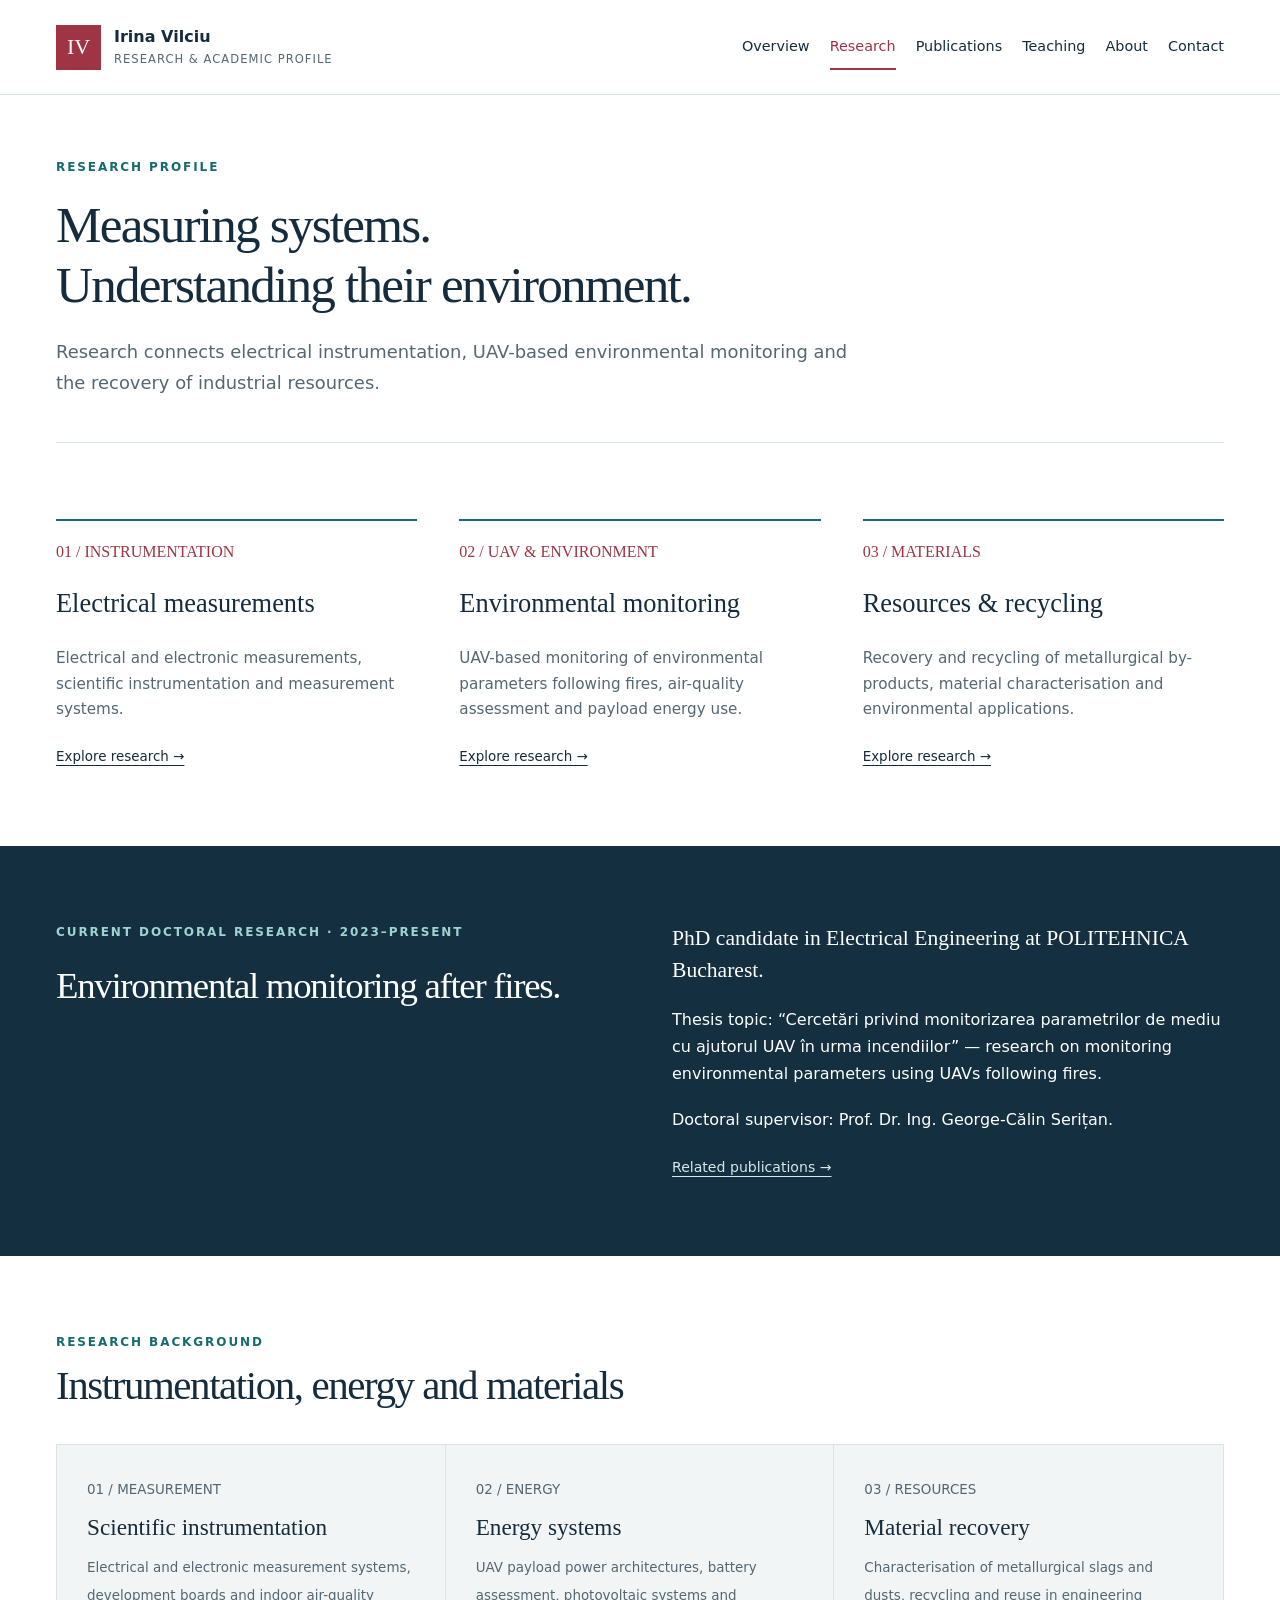
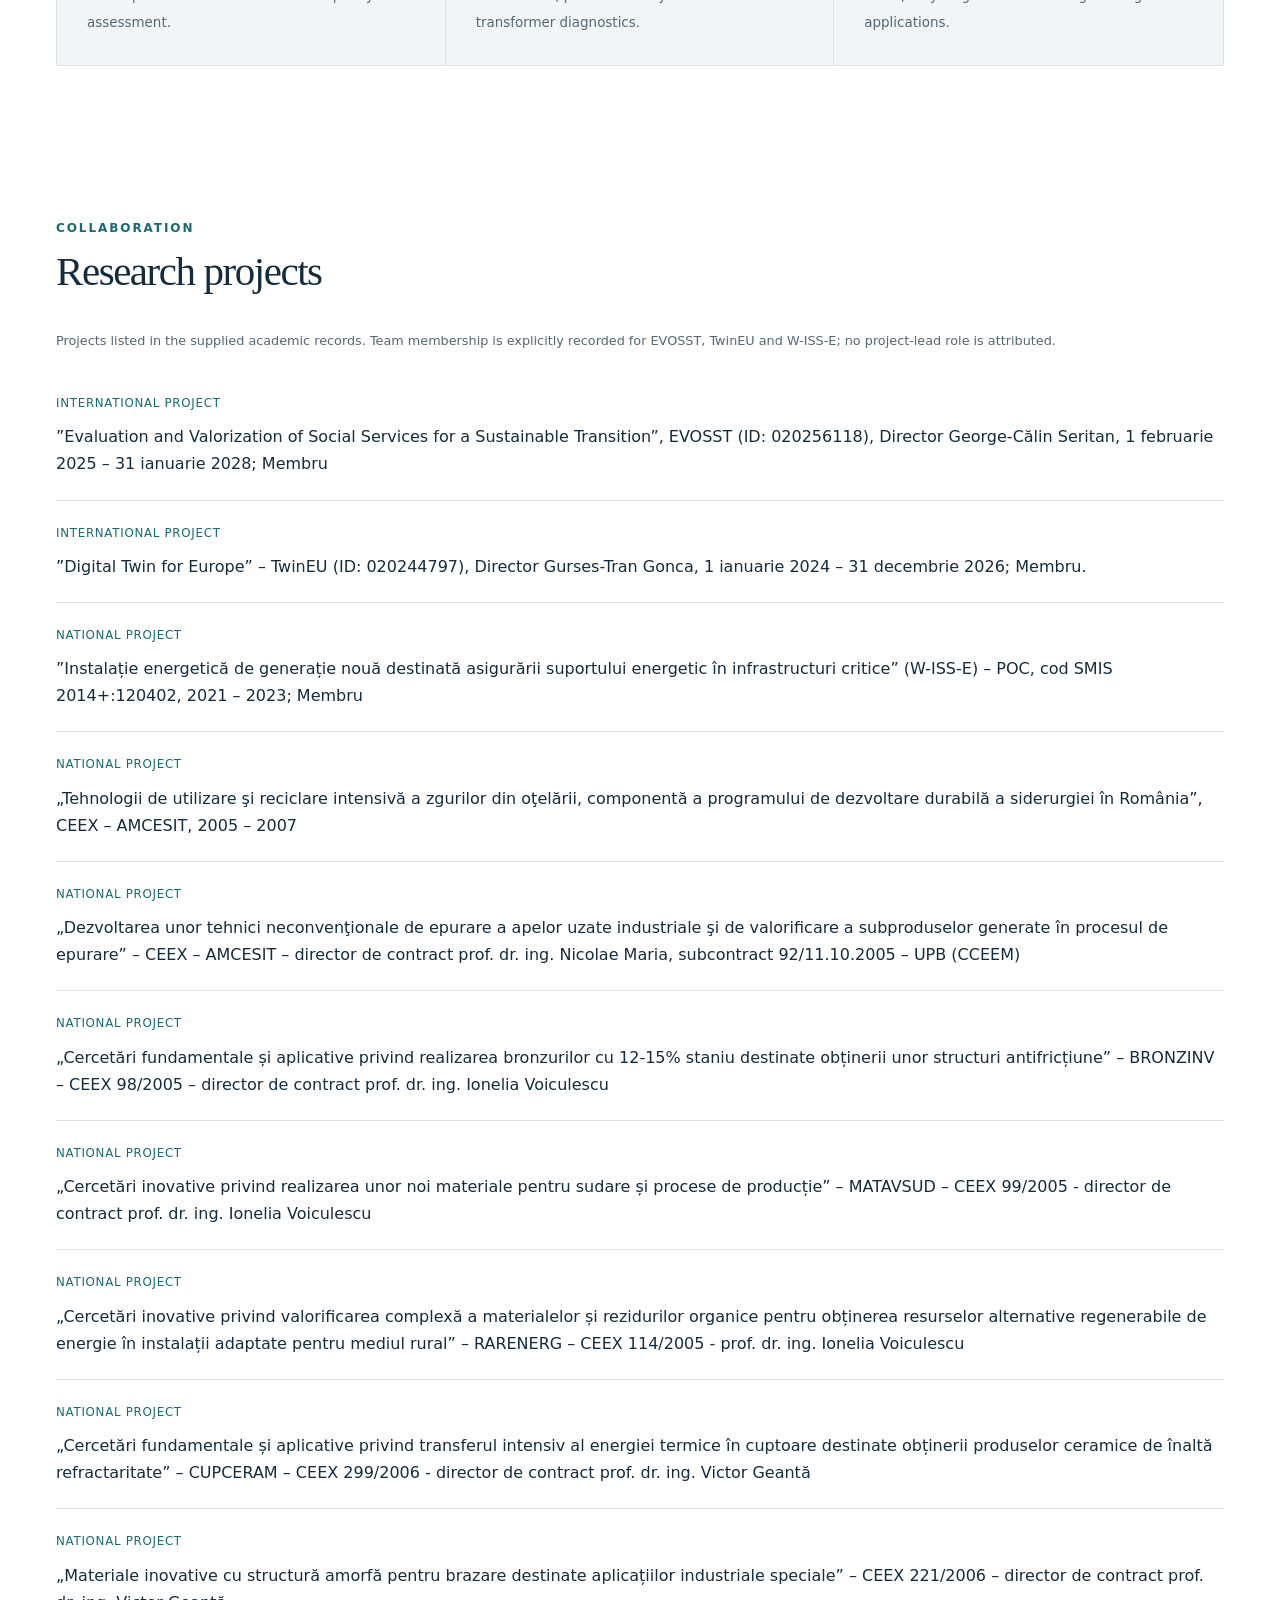
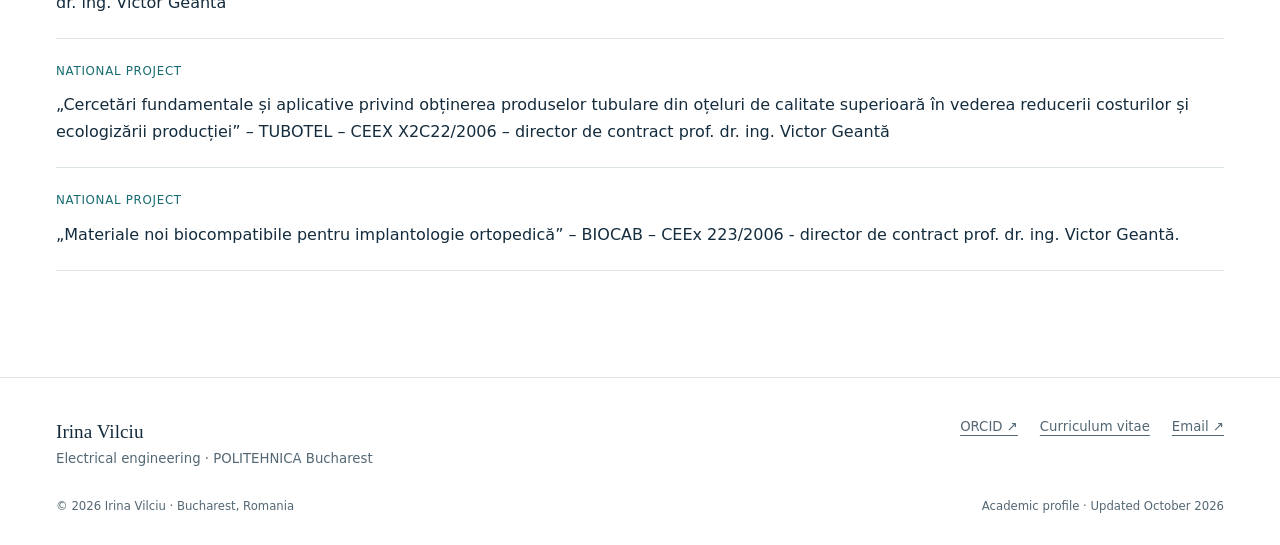
<file: research.html>
<!doctype html><html lang="en-GB"><head><meta charset="utf-8"><meta name="viewport" content="width=device-width,initial-scale=1"><title>Research | Irina Vilciu</title><meta name="description" content="Research, publications and teaching by Irina Vilciu, Faculty of Electrical Engineering, POLITEHNICA Bucharest."><meta name="theme-color" content="#142f40"><meta property="og:title" content="Research | Irina Vilciu"><meta property="og:description" content="Research, publications and teaching by Irina Vilciu, Faculty of Electrical Engineering, POLITEHNICA Bucharest."><meta property="og:type" content="website"><link rel="icon" href="favicon.svg" type="image/svg+xml"><link rel="stylesheet" href="styles.css"><script defer src="app.js"></script></head><body><a class="skip" href="#main">Skip to content</a><header class="header"><div class="wrap header-inner"><a class="brand" href="index.html"><span class="monogram">IV</span><span class="brand-name">Irina Vilciu<small>Research &amp; academic profile</small></span></a><button class="menu-toggle" aria-expanded="false" aria-controls="navigation">Menu</button><nav id="navigation" class="nav" aria-label="Main navigation"><a href="index.html">Overview</a><a href="research.html" aria-current="page">Research</a><a href="publications.html">Publications</a><a href="teaching.html">Teaching</a><a href="about.html">About</a><a href="contact.html">Contact</a></nav></div></header><main id="main"><div class="wrap page-intro"><p class="eyebrow">Research profile</p><h1>Measuring systems.<br>Understanding their environment.</h1><p class="lead">Research connects electrical instrumentation, UAV-based environmental monitoring and the recovery of industrial resources.</p></div><section class="wrap section"><div class="themes"><article class="theme"><span class="num">01 / INSTRUMENTATION</span><h3>Electrical measurements</h3><p>Electrical and electronic measurements, scientific instrumentation and measurement systems.</p><a href="research.html">Explore research →</a></article><article class="theme"><span class="num">02 / UAV &amp; ENVIRONMENT</span><h3>Environmental monitoring</h3><p>UAV-based monitoring of environmental parameters following fires, air-quality assessment and payload energy use.</p><a href="research.html">Explore research →</a></article><article class="theme"><span class="num">03 / MATERIALS</span><h3>Resources &amp; recycling</h3><p>Recovery and recycling of metallurgical by-products, material characterisation and environmental applications.</p><a href="research.html">Explore research →</a></article></div></section><section class="section dark-section"><div class="wrap two-col"><div><p class="eyebrow">Current doctoral research · 2023–present</p><h2>Environmental monitoring after fires.</h2></div><div><p class="large-copy">PhD candidate in Electrical Engineering at POLITEHNICA Bucharest.</p><p>Thesis topic: “Cercetări privind monitorizarea parametrilor de mediu cu ajutorul UAV în urma incendiilor” — research on monitoring environmental parameters using UAVs following fires.</p><p>Doctoral supervisor: Prof. Dr. Ing. George-Călin Serițan.</p><a class="text-link" href="publications.html">Related publications →</a></div></div></section><section class="wrap section"><div class="section-head"><div><p class="eyebrow">Research background</p><h2>Instrumentation, energy and materials</h2></div></div><div class="research-flow"><div><span>01 / MEASUREMENT</span><strong>Scientific instrumentation</strong><span>Electrical and electronic measurement systems, development boards and indoor air-quality assessment.</span></div><div><span>02 / ENERGY</span><strong>Energy systems</strong><span>UAV payload power architectures, battery assessment, photovoltaic systems and transformer diagnostics.</span></div><div><span>03 / RESOURCES</span><strong>Material recovery</strong><span>Characterisation of metallurgical slags and dusts, recycling and reuse in engineering applications.</span></div></div></section><section class="wrap section" id="projects"><div class="section-head"><div><p class="eyebrow">Collaboration</p><h2>Research projects</h2></div></div><p class="figure-note">Projects listed in the supplied academic records. Team membership is explicitly recorded for EVOSST, TwinEU and W-ISS-E; no project-lead role is attributed.</p><article class="project-entry"><p class="pub-meta">International project</p><p lang="ro">”Evaluation and Valorization of Social Services for a Sustainable Transition”, EVOSST (ID: 020256118), Director George-Călin Seritan, 1 februarie 2025 – 31 ianuarie 2028; Membru</p></article><article class="project-entry"><p class="pub-meta">International project</p><p lang="ro">”Digital Twin for Europe” – TwinEU (ID: 020244797), Director Gurses-Tran Gonca, 1 ianuarie 2024 – 31 decembrie 2026; Membru.</p></article><article class="project-entry"><p class="pub-meta">National project</p><p lang="ro">”Instalație energetică de generație nouă destinată asigurării suportului energetic în infrastructuri critice” (W-ISS-E) – POC, cod SMIS 2014+:120402, 2021 – 2023; Membru</p></article><article class="project-entry"><p class="pub-meta">National project</p><p lang="ro">„Tehnologii de utilizare şi reciclare intensivă a zgurilor din oţelării, componentă a programului de dezvoltare durabilă a siderurgiei în România”, CEEX – AMCESIT, 2005 – 2007</p></article><article class="project-entry"><p class="pub-meta">National project</p><p lang="ro">„Dezvoltarea unor tehnici neconvenţionale de epurare a apelor uzate industriale şi de valorificare a subproduselor generate în procesul de epurare” – CEEX – AMCESIT – director de contract prof. dr. ing. Nicolae Maria, subcontract 92/11.10.2005 – UPB (CCEEM)</p></article><article class="project-entry"><p class="pub-meta">National project</p><p lang="ro">„Cercetări fundamentale și aplicative privind realizarea bronzurilor cu 12-15% staniu destinate obținerii unor structuri antifricțiune” – BRONZINV – CEEX 98/2005 – director de contract prof. dr. ing. Ionelia Voiculescu</p></article><article class="project-entry"><p class="pub-meta">National project</p><p lang="ro">„Cercetări inovative privind realizarea unor noi materiale pentru sudare și procese de producție” – MATAVSUD – CEEX 99/2005 - director de contract prof. dr. ing. Ionelia Voiculescu</p></article><article class="project-entry"><p class="pub-meta">National project</p><p lang="ro">„Cercetări inovative privind valorificarea complexă a materialelor și rezidurilor organice pentru obținerea resurselor alternative regenerabile de energie în instalații adaptate pentru mediul rural” – RARENERG – CEEX 114/2005 - prof. dr. ing. Ionelia Voiculescu</p></article><article class="project-entry"><p class="pub-meta">National project</p><p lang="ro">„Cercetări fundamentale și aplicative privind transferul intensiv al energiei termice în cuptoare destinate obținerii produselor ceramice de înaltă refractaritate” – CUPCERAM – CEEX 299/2006 - director de contract prof. dr. ing. Victor Geantă</p></article><article class="project-entry"><p class="pub-meta">National project</p><p lang="ro">„Materiale inovative cu structură amorfă pentru brazare destinate aplicațiilor industriale speciale” – CEEX 221/2006 – director de contract prof. dr. ing. Victor Geantă</p></article><article class="project-entry"><p class="pub-meta">National project</p><p lang="ro">„Cercetări fundamentale și aplicative privind obținerea produselor tubulare din oțeluri de calitate superioară în vederea reducerii costurilor și ecologizării producției” – TUBOTEL – CEEX X2C22/2006 – director de contract prof. dr. ing. Victor Geantă</p></article><article class="project-entry"><p class="pub-meta">National project</p><p lang="ro">„Materiale noi biocompatibile pentru implantologie ortopedică” – BIOCAB – CEEx 223/2006 - director de contract prof. dr. ing. Victor Geantă.</p></article></section></main><footer class="footer"><div class="wrap"><div class="footer-top"><div><strong>Irina Vilciu</strong><br>Electrical engineering · POLITEHNICA Bucharest</div><nav aria-label="Academic links"><a href="https://orcid.org/0000-0003-2336-9348">ORCID ↗</a><a href="cv.html">Curriculum vitae</a><a href="mailto:irina.vilciu@upb.ro">Email ↗</a></nav></div><div class="footer-bottom"><span>© 2026 Irina Vilciu · Bucharest, Romania</span><span>Academic profile · Updated October 2026</span></div></div></footer></body></html>
</file>
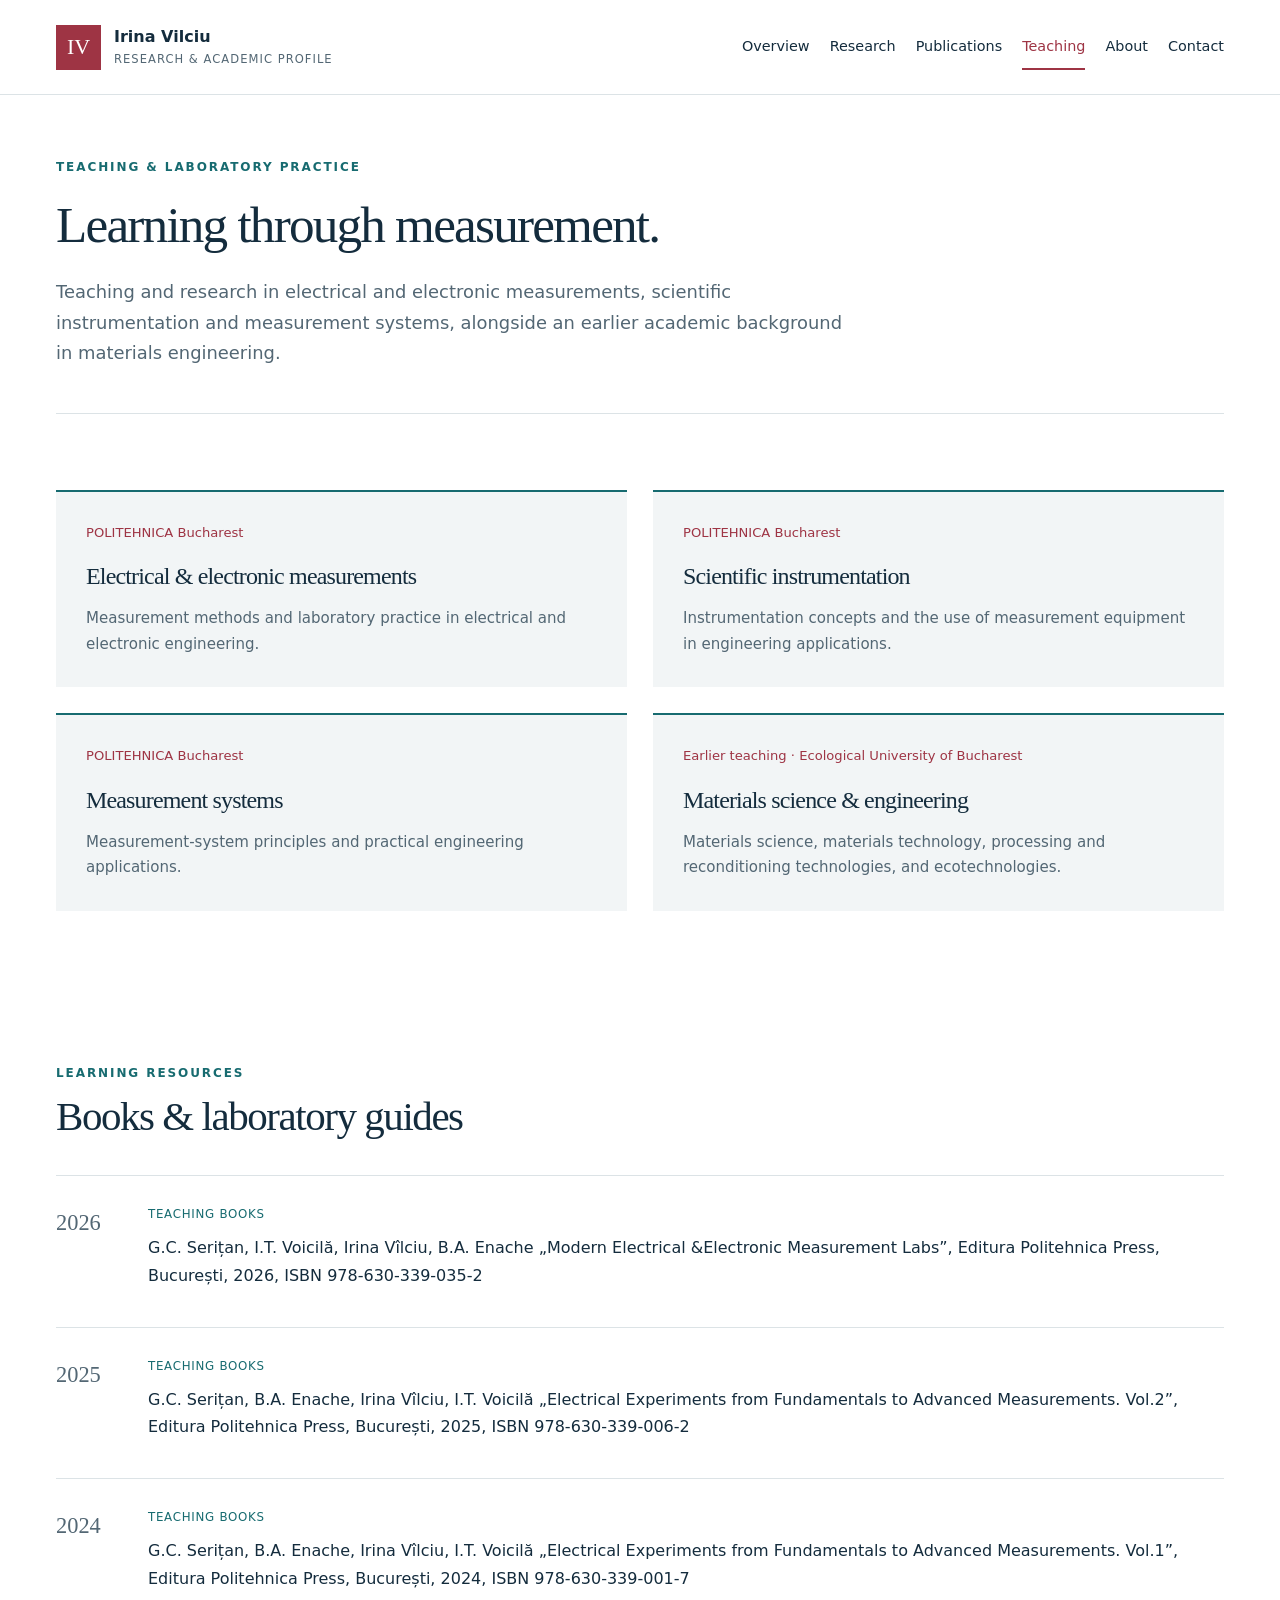
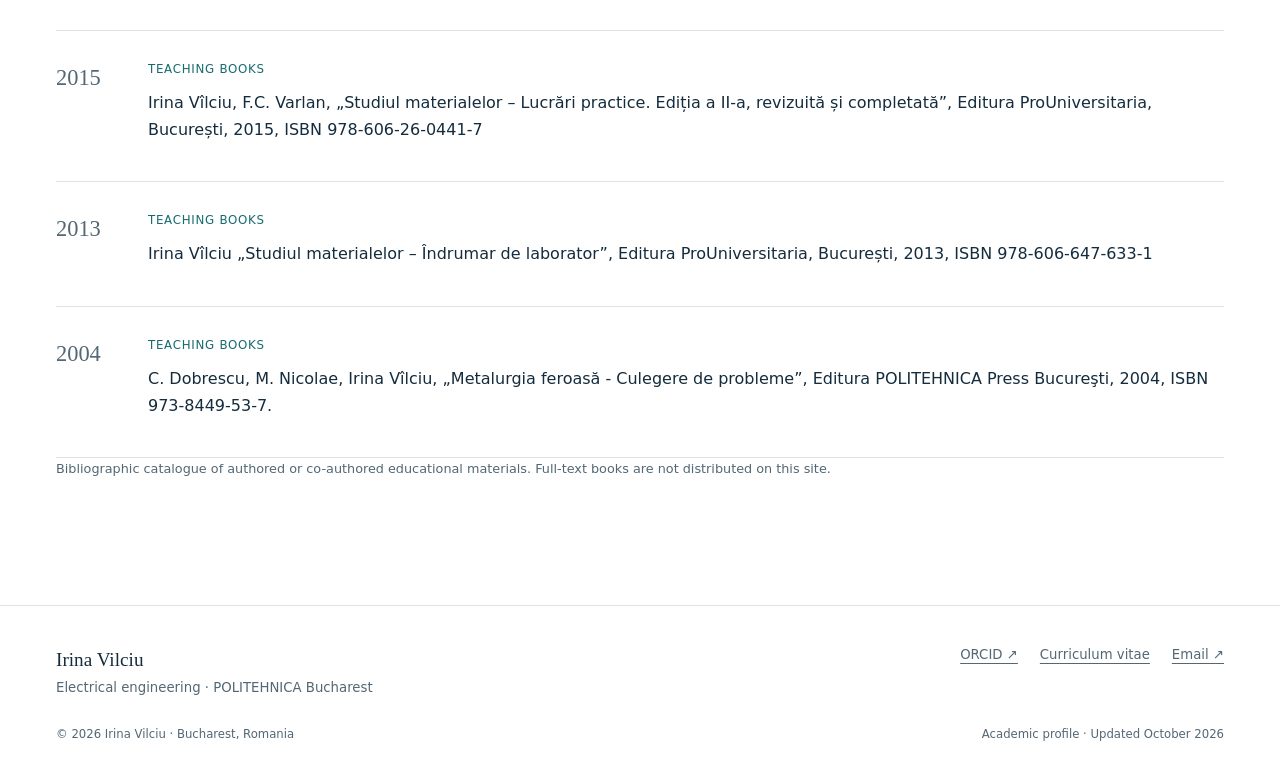
<file: teaching.html>
<!doctype html><html lang="en-GB"><head><meta charset="utf-8"><meta name="viewport" content="width=device-width,initial-scale=1"><title>Teaching | Irina Vilciu</title><meta name="description" content="Research, publications and teaching by Irina Vilciu, Faculty of Electrical Engineering, POLITEHNICA Bucharest."><meta name="theme-color" content="#142f40"><meta property="og:title" content="Teaching | Irina Vilciu"><meta property="og:description" content="Research, publications and teaching by Irina Vilciu, Faculty of Electrical Engineering, POLITEHNICA Bucharest."><meta property="og:type" content="website"><link rel="icon" href="favicon.svg" type="image/svg+xml"><link rel="stylesheet" href="styles.css"><script defer src="app.js"></script></head><body><a class="skip" href="#main">Skip to content</a><header class="header"><div class="wrap header-inner"><a class="brand" href="index.html"><span class="monogram">IV</span><span class="brand-name">Irina Vilciu<small>Research &amp; academic profile</small></span></a><button class="menu-toggle" aria-expanded="false" aria-controls="navigation">Menu</button><nav id="navigation" class="nav" aria-label="Main navigation"><a href="index.html">Overview</a><a href="research.html">Research</a><a href="publications.html">Publications</a><a href="teaching.html" aria-current="page">Teaching</a><a href="about.html">About</a><a href="contact.html">Contact</a></nav></div></header><main id="main"><div class="wrap page-intro"><p class="eyebrow">Teaching &amp; laboratory practice</p><h1>Learning through measurement.</h1><p class="lead">Teaching and research in electrical and electronic measurements, scientific instrumentation and measurement systems, alongside an earlier academic background in materials engineering.</p></div><section class="wrap section"><div class="course-list"><article class="course"><small>POLITEHNICA Bucharest</small><h2>Electrical &amp; electronic measurements</h2><p>Measurement methods and laboratory practice in electrical and electronic engineering.</p></article><article class="course"><small>POLITEHNICA Bucharest</small><h2>Scientific instrumentation</h2><p>Instrumentation concepts and the use of measurement equipment in engineering applications.</p></article><article class="course"><small>POLITEHNICA Bucharest</small><h2>Measurement systems</h2><p>Measurement-system principles and practical engineering applications.</p></article><article class="course"><small>Earlier teaching · Ecological University of Bucharest</small><h2>Materials science &amp; engineering</h2><p>Materials science, materials technology, processing and reconditioning technologies, and ecotechnologies.</p></article></div></section><section class="wrap section"><div class="section-head"><div><p class="eyebrow">Learning resources</p><h2>Books &amp; laboratory guides</h2></div></div><div class="pub-list"><article class="pub-row" data-search="G.C. Serițan, I.T. Voicilă, Irina Vîlciu, B.A. Enache „Modern Electrical &amp;Electronic Measurement Labs”, Editura Politehnica Press, București, 2026, ISBN 978-630-339-035-2" data-year="2026" data-type="Teaching books"><div class="pub-year">2026</div><div><div class="pub-meta">Teaching books</div><p class="citation">G.C. Serițan, I.T. Voicilă, Irina Vîlciu, B.A. Enache „Modern Electrical &amp;Electronic Measurement Labs”, Editura Politehnica Press, București, 2026, ISBN 978-630-339-035-2</p><div class="pub-actions"></div></div></article><article class="pub-row" data-search="G.C. Serițan, B.A. Enache, Irina Vîlciu, I.T. Voicilă „Electrical Experiments from Fundamentals to Advanced Measurements. Vol.2”, Editura Politehnica Press, București, 2025, ISBN 978-630-339-006-2" data-year="2025" data-type="Teaching books"><div class="pub-year">2025</div><div><div class="pub-meta">Teaching books</div><p class="citation">G.C. Serițan, B.A. Enache, Irina Vîlciu, I.T. Voicilă „Electrical Experiments from Fundamentals to Advanced Measurements. Vol.2”, Editura Politehnica Press, București, 2025, ISBN 978-630-339-006-2</p><div class="pub-actions"></div></div></article><article class="pub-row" data-search="G.C. Serițan, B.A. Enache, Irina Vîlciu, I.T. Voicilă „Electrical Experiments from Fundamentals to Advanced Measurements. Vol.1”, Editura Politehnica Press, București, 2024, ISBN 978-630-339-001-7" data-year="2024" data-type="Teaching books"><div class="pub-year">2024</div><div><div class="pub-meta">Teaching books</div><p class="citation">G.C. Serițan, B.A. Enache, Irina Vîlciu, I.T. Voicilă „Electrical Experiments from Fundamentals to Advanced Measurements. Vol.1”, Editura Politehnica Press, București, 2024, ISBN 978-630-339-001-7</p><div class="pub-actions"></div></div></article><article class="pub-row" data-search="Irina Vîlciu, F.C. Varlan, „Studiul materialelor – Lucrări practice. Ediția a II-a, revizuită și completată”, Editura ProUniversitaria, București, 2015, ISBN 978-606-26-0441-7" data-year="2015" data-type="Teaching books"><div class="pub-year">2015</div><div><div class="pub-meta">Teaching books</div><p class="citation">Irina Vîlciu, F.C. Varlan, „Studiul materialelor – Lucrări practice. Ediția a II-a, revizuită și completată”, Editura ProUniversitaria, București, 2015, ISBN 978-606-26-0441-7</p><div class="pub-actions"></div></div></article><article class="pub-row" data-search="Irina Vîlciu „Studiul materialelor – Îndrumar de laborator”, Editura ProUniversitaria, București, 2013, ISBN 978-606-647-633-1" data-year="2013" data-type="Teaching books"><div class="pub-year">2013</div><div><div class="pub-meta">Teaching books</div><p class="citation">Irina Vîlciu „Studiul materialelor – Îndrumar de laborator”, Editura ProUniversitaria, București, 2013, ISBN 978-606-647-633-1</p><div class="pub-actions"></div></div></article><article class="pub-row" data-search="C. Dobrescu, M. Nicolae, Irina Vîlciu, „Metalurgia feroasă - Culegere de probleme”, Editura POLITEHNICA Press Bucureşti, 2004, ISBN 973-8449-53-7." data-year="2004" data-type="Teaching books"><div class="pub-year">2004</div><div><div class="pub-meta">Teaching books</div><p class="citation">C. Dobrescu, M. Nicolae, Irina Vîlciu, „Metalurgia feroasă - Culegere de probleme”, Editura POLITEHNICA Press Bucureşti, 2004, ISBN 973-8449-53-7.</p><div class="pub-actions"></div></div></article></div><p class="figure-note">Bibliographic catalogue of authored or co-authored educational materials. Full-text books are not distributed on this site.</p></section></main><footer class="footer"><div class="wrap"><div class="footer-top"><div><strong>Irina Vilciu</strong><br>Electrical engineering · POLITEHNICA Bucharest</div><nav aria-label="Academic links"><a href="https://orcid.org/0000-0003-2336-9348">ORCID ↗</a><a href="cv.html">Curriculum vitae</a><a href="mailto:irina.vilciu@upb.ro">Email ↗</a></nav></div><div class="footer-bottom"><span>© 2026 Irina Vilciu · Bucharest, Romania</span><span>Academic profile · Updated October 2026</span></div></div></footer></body></html>
</file>
<file: styles.css>
:root{--ink:#142c3d;--muted:#536774;--paper:#fff;--subtle:#f2f5f6;--line:#dce3e6;--accent:#9e3444;--teal:#176b70;--dark:#142f40;--serif:Georgia,'Times New Roman',serif;--sans:Inter,system-ui,-apple-system,BlinkMacSystemFont,'Segoe UI',sans-serif}*{box-sizing:border-box}html{scroll-behavior:smooth;scroll-padding-top:100px}body{margin:0;font:16px/1.7 var(--sans);color:var(--ink);background:var(--paper)}a{color:inherit;text-underline-offset:4px}a:hover{color:var(--accent)}img{max-width:100%;display:block}button,input,select{font:inherit}button,a,input,select,summary{touch-action:manipulation}button{cursor:pointer}button:focus-visible,a:focus-visible,input:focus-visible,select:focus-visible,summary:focus-visible{outline:3px solid #ce8f33;outline-offset:5px}h1,h2,h3,h4,p{margin-top:0}h1,h2,h3{line-height:1.17}h1,h2{font-family:var(--serif);font-weight:400;letter-spacing:-.035em}h1{font-size:clamp(2.6rem,5vw,4.7rem)}h2{font-size:clamp(2rem,3.2vw,3.1rem)}h3{font-size:1.25rem;line-height:1.4}p{margin-bottom:1.2rem}small{font-size:.82rem}.wrap{width:min(1216px,calc(100% - 112px));margin-inline:auto}.skip{position:fixed;left:10px;top:-100px;background:white;z-index:100;padding:10px}.skip:focus{top:10px}.review-strip{background:var(--dark);color:#dce8ed;font-size:.78rem;letter-spacing:.04em;display:flex;justify-content:center;gap:16px;padding:6px 20px}.review-strip a{color:#fff}.header{background:rgba(255,255,255,.98);border-bottom:1px solid var(--line);position:sticky;top:0;z-index:10}.header-inner{display:flex;align-items:center;justify-content:space-between;min-height:94px;gap:22px}.brand{display:flex;align-items:center;gap:13px;text-decoration:none;font-weight:600;line-height:1.3}.monogram{display:grid;place-items:center;width:45px;height:45px;background:var(--accent);color:#fff;font:22px var(--serif)}.brand small{display:block;font-weight:400;font-size:.72rem;letter-spacing:.09em;color:var(--muted);margin-top:4px;text-transform:uppercase}.nav{display:flex;align-items:center;gap:28px}.nav a{font-size:.9rem;text-decoration:none;padding:10px 0;border-bottom:2px solid transparent}.nav a[aria-current=page]{color:var(--accent);border-color:var(--accent)}.menu-toggle{display:none;border:1px solid var(--line);background:white;padding:6px 13px;border-radius:3px;color:var(--ink)}.eyebrow{font-size:.75rem;letter-spacing:.16em;text-transform:uppercase;font-weight:650;color:var(--teal);margin-bottom:22px}.hero{display:grid;grid-template-columns:1fr .67fr;gap:88px;align-items:center;padding:72px 0 66px}.hero h1{margin:0 0 18px}.hero .position{font-size:1.05rem;font-weight:600;color:var(--accent);margin-bottom:22px}.hero .lead{font-size:1.2rem;max-width:620px;line-height:1.65;color:var(--muted)}.hero-portrait{padding:14px;border:1px solid #adc4c9;background:var(--paper)}.hero-portrait figure{position:relative;margin:0;background:var(--subtle)}.hero-portrait img{width:100%;height:auto;object-fit:contain;object-position:center}.portrait-caption{display:flex;flex-wrap:wrap;gap:4px 12px;justify-content:space-between;padding:12px 17px;background:var(--dark);color:#fff;font-size:.74rem;letter-spacing:.04em}.buttons{display:flex;gap:12px;flex-wrap:wrap;margin-top:28px}.button{display:inline-flex;align-items:center;justify-content:center;gap:9px;min-height:46px;padding:10px 21px;border:1px solid var(--ink);text-decoration:none;font-size:.9rem;font-weight:550;background:var(--ink);color:#fff;border-radius:2px;line-height:1.4}.button:hover{background:var(--accent);border-color:var(--accent);color:#fff}.button.secondary{background:transparent;color:var(--ink);border-color:#b6c3ca}.button.secondary:hover{border-color:var(--accent);color:var(--accent)}.profile-links{display:flex;flex-wrap:wrap;gap:23px;margin-top:25px;font-size:.83rem}.profile-links a{color:var(--muted);text-decoration:none;border-bottom:1px solid #bac9cf}.metrics{border-top:1px solid var(--line);border-bottom:1px solid var(--line);display:grid;grid-template-columns:repeat(4,1fr);padding:25px 0}.metric{padding:0 30px;border-right:1px solid var(--line)}.metric:first-child{padding-left:0}.metric:last-child{border:0}.metric strong{font:2.65rem var(--serif);display:block}.metric span{font-size:.82rem;color:var(--muted)}.metric-note{font-size:.72rem;color:var(--muted);padding-top:12px}.section{padding:76px 0}.section-head{display:flex;align-items:end;justify-content:space-between;gap:32px;margin-bottom:34px}.section-head h2{margin-bottom:0}.section-head .eyebrow{margin-bottom:10px}.text-link{color:var(--teal);font-size:.88rem;white-space:nowrap}.themes{display:grid;grid-template-columns:repeat(3,1fr);gap:42px}.theme{border-top:2px solid var(--teal);padding-top:22px}.theme .num{font:1rem var(--serif);color:var(--accent);margin-bottom:26px;display:block}.theme h3{font:1.65rem/1.22 var(--serif)}.theme p{color:var(--muted);font-size:.95rem}.theme a{font-size:.84rem}.dark-section{background:var(--dark);color:white}.dark-section .eyebrow{color:#9cd5d0}.dark-section .text-link{color:#d7e8eb}.project-feature{display:grid;grid-template-columns:160px 1fr 220px;gap:40px;border-top:1px solid #3e5665;padding:29px 0;align-items:start}.project-feature .name{font:1.65rem var(--serif);color:white;text-decoration:none}.project-feature h3{font-weight:500;font-size:1.15rem;margin-bottom:8px}.project-feature p{color:#b9cbd5;font-size:.9rem;margin:0}.project-feature .role{text-align:right;font-size:.82rem;color:#b9cbd5}.role strong{display:block;color:inherit;font-weight:600}.role small{display:block;margin-top:8px}.pub-list{border-top:1px solid var(--line)}.pub-row{display:grid;grid-template-columns:67px 1fr;gap:25px;padding:28px 0;border-bottom:1px solid var(--line)}.pub-year{font-family:var(--serif);font-size:1.4rem;color:var(--muted)}.pub-row h3{font:1.25rem/1.4 var(--serif);margin:7px 0 10px;letter-spacing:0}.pub-row h3 a{text-decoration:none}.pub-meta{font-size:.74rem;color:var(--teal);text-transform:uppercase;letter-spacing:.06em}.pub-authors{font-size:.85rem;color:var(--muted);margin-bottom:8px}.pub-venue{font-size:.88rem;margin-bottom:10px}.pub-actions{display:flex;flex-wrap:wrap;gap:20px;font-size:.8rem}.pub-actions a{color:var(--teal)}.pub-detail{margin-top:12px}.pub-detail summary{font-size:.84rem;color:var(--teal);cursor:pointer;width:fit-content}.pub-detail-body{margin-top:15px;background:var(--subtle);padding:20px;font-size:.9rem}.pub-detail-body p:last-child{margin-bottom:0}.pub-detail-body dl{margin:0 0 12px}.pub-detail-body dt{font-weight:600;float:left;margin-right:7px}.pub-detail-body dd{margin-left:0;overflow-wrap:anywhere}.callout{background:var(--subtle);padding:40px 46px;display:flex;align-items:center;justify-content:space-between;gap:40px}.callout h2{font-size:2rem;margin-bottom:8px}.callout p{margin:0;color:var(--muted)}.footer{border-top:1px solid var(--line);margin-top:30px;padding:38px 0 28px;font-size:.83rem;color:var(--muted)}.footer-top{display:flex;justify-content:space-between;gap:35px}.footer strong{font-family:var(--serif);font-size:1.2rem;color:var(--ink);font-weight:400}.footer nav{display:flex;flex-wrap:wrap;gap:22px}.footer-bottom{font-size:.73rem;margin-top:26px;display:flex;justify-content:space-between;gap:20px}.page-intro{padding:62px 0 44px;border-bottom:1px solid var(--line)}.page-intro h1{font-size:clamp(2.6rem,4vw,3.8rem);margin-bottom:22px}.page-intro .lead{font-size:1.12rem;color:var(--muted);max-width:800px;margin-bottom:0}.page-intro .eyebrow{margin-bottom:18px}.filters{display:flex;gap:16px;align-items:end;padding:27px 0;flex-wrap:wrap}.filters label{display:flex;flex-direction:column;gap:7px;font-size:.78rem;font-weight:600}.filters .search-field{flex:1;min-width:220px}.filters input,.filters select{padding:11px 13px;min-height:47px;border:1px solid #b8c8ce;border-radius:2px;background:#fff;color:var(--ink);font-size:.9rem}.filter-count{font-size:.82rem;color:var(--muted);display:flex;justify-content:space-between;gap:20px;padding-bottom:18px}.empty{padding:44px;background:var(--subtle);text-align:center}.project-grid{display:grid;grid-template-columns:1fr 1fr;gap:28px}.project-card{border:1px solid var(--line);padding:32px;position:relative;display:flex;flex-direction:column}.project-card.director{border-top:3px solid var(--accent)}.project-card .eyebrow{margin-bottom:15px}.project-card h2{font-size:2rem;margin-bottom:12px}.project-card h2 a{text-decoration:none}.project-card h3{font-size:1rem;font-weight:500;color:var(--muted);margin-bottom:19px}.project-card p{font-size:.92rem}.project-card .project-meta{font-size:.8rem;color:var(--muted);border-top:1px solid var(--line);padding-top:16px;margin-top:auto;display:flex;justify-content:space-between;gap:15px}.project-card .text-link{display:inline-block;margin-top:18px}.project-detail{display:grid;grid-template-columns:1fr 310px;gap:65px;align-items:start}.prose{max-width:810px}.prose h2{font-size:2rem;margin:38px 0 18px}.prose h2:first-child{margin-top:0}.prose p,.prose li{color:var(--muted)}.prose li{margin-bottom:12px}.prose ul{padding-left:22px}.fact-panel{background:var(--subtle);padding:28px;font-size:.88rem;border-top:3px solid var(--teal)}.fact-panel dt{font-size:.72rem;letter-spacing:.09em;text-transform:uppercase;font-weight:650;color:var(--teal);margin-bottom:4px}.fact-panel dd{margin:0 0 22px;overflow-wrap:anywhere}.fact-panel dd:last-child{margin-bottom:0}.breadcrumb{font-size:.83rem;color:var(--muted);padding-top:30px}.timeline-row{display:grid;grid-template-columns:220px 1fr;gap:35px;border-top:1px solid var(--line);padding:28px 0}.timeline-row .date{font-size:.88rem;color:var(--teal)}.timeline-row h3{font-size:1.2rem;margin-bottom:7px}.timeline-row .org{color:var(--accent);font-size:.92rem;margin-bottom:10px}.timeline-row p{color:var(--muted);font-size:.94rem;margin-bottom:0}.two-col{display:grid;grid-template-columns:1fr 1fr;gap:64px}.two-col h2{font-size:2.3rem}.affiliations{display:grid;grid-template-columns:1.5fr 1fr 1fr;gap:36px;margin-top:24px}.affiliations>div{min-width:0}.society-label{font-size:.85rem;font-weight:600;margin:18px 0 7px}.society-list{padding-left:20px;margin:0;font-size:.85rem;color:var(--muted)}.society-list li{margin-bottom:7px}.affiliations strong{display:block;font:1.6rem var(--serif)}.affiliations span{font-size:.86rem;color:var(--muted)}.course-list{display:grid;grid-template-columns:1fr 1fr;gap:26px}.course{background:var(--subtle);padding:30px;border-top:2px solid var(--teal)}.course h3{font:1.5rem var(--serif);margin-bottom:14px}.course p{font-size:.94rem;color:var(--muted);margin:0}.course small{display:block;color:var(--accent);margin-bottom:17px}.bar-chart{display:flex;gap:8px;align-items:end;height:145px;margin:34px 0 20px;padding-bottom:25px;border-bottom:1px solid var(--line)}.bar-wrap{height:100%;flex:1;display:flex;align-items:center;justify-content:end;flex-direction:column;position:relative}.bar{width:100%;max-width:60px;background:var(--teal);min-height:4px}.bar-count{font-size:.72rem;line-height:1.4;margin-bottom:5px;color:var(--muted)}.bar-label{font-size:.72rem;position:absolute;bottom:-23px}.tag{font-size:.72rem;background:#e8f0f1;color:#17565e;padding:3px 8px;display:inline-block;margin:3px 5px 3px 0}.contact-grid{display:grid;grid-template-columns:1fr 1fr;gap:60px}.contact-card{padding:30px 0;border-bottom:1px solid var(--line)}.contact-card h2{font:1.7rem var(--serif);margin-bottom:12px}.contact-card p{color:var(--muted)}.contact-card a{overflow-wrap:anywhere}.figure-note{font-size:.8rem;color:var(--muted)}.research-flow{display:grid;grid-template-columns:repeat(3,1fr);gap:0;border:1px solid var(--line);margin-top:24px}.research-flow div{padding:30px;border-right:1px solid var(--line);background:var(--subtle)}.research-flow div:last-child{border:0}.research-flow strong{font:1.45rem var(--serif);display:block;margin:12px 0}.research-flow span{font-size:.84rem;color:var(--muted)}[hidden]{display:none!important}.cv-page .review-strip,.cv-page .header,.cv-page .footer{display:none}.cv-page .page-intro{padding-top:48px}.cv-page .wrap{max-width:1000px}.cv-contact{font-size:.92rem;color:var(--muted)}.cv-page h1{font-size:2.8rem}.cv-page .section{padding:30px 0}.cv-page h2{font-size:1.9rem}.cv-page .timeline-row{padding:16px 0;grid-template-columns:180px 1fr}.cv-page .timeline-row p{font-size:.87rem}.top-link{font-size:.8rem}
@media(min-width:1450px){.hero{gap:115px}}
@media(max-width:1050px){.wrap{width:calc(100% - 64px)}.nav{gap:17px}.brand .brand-name{display:none}.hero{gap:40px;grid-template-columns:1.15fr .85fr}.project-feature{grid-template-columns:130px 1fr 170px;gap:25px}.project-detail{gap:35px;grid-template-columns:1fr 280px}}
@media(max-width:740px){.wrap{width:calc(100% - 40px)}.review-strip{font-size:.7rem;gap:12px}.header-inner{min-height:74px}.brand .brand-name{display:block;font-size:.85rem}.brand small{font-size:.6rem}.monogram{width:37px;height:37px;font-size:19px}.menu-toggle{display:block}.nav{display:none;position:absolute;left:0;right:0;top:100%;padding:20px;background:white;border-bottom:1px solid var(--line);box-shadow:0 6px 12px #0001;flex-wrap:wrap;gap:10px 24px}.nav.open{display:flex}.nav a{font-size:1rem}.hero{padding:40px 0;grid-template-columns:1fr;gap:35px}.hero h1{font-size:3.1rem}.hero .lead{font-size:1.06rem}.hero-portrait{max-width:390px;width:100%;margin-inline:auto}.hero .eyebrow{font-size:.68rem}.metrics{grid-template-columns:1fr 1fr;row-gap:25px}.metric,.metric:first-child{padding:0 15px}.metric:nth-child(2){border-right:0}.metric strong{font-size:2.25rem}.metric span{font-size:.75rem}.metric-note{font-size:.7rem}.section{padding:48px 0}.section-head{align-items:start;gap:16px;flex-direction:column}.themes{grid-template-columns:1fr;gap:27px}.theme .num{margin-bottom:13px}.theme h3{font-size:1.5rem}.project-feature{grid-template-columns:1fr;gap:12px;padding:25px 0}.project-feature .role{text-align:left}.role small{margin-top:3px}.project-grid,.course-list,.two-col,.contact-grid{grid-template-columns:1fr;gap:24px}.project-card{padding:24px}.project-card h2{font-size:1.8rem}.project-detail{grid-template-columns:1fr;gap:32px}.fact-panel{order:-1}.project-detail .fact-panel dl{display:grid;grid-template-columns:1fr}.pub-row{grid-template-columns:45px 1fr;gap:13px;padding:23px 0}.pub-year{font-size:1.15rem}.pub-row h3{font-size:1.12rem}.pub-authors{font-size:.82rem;overflow-wrap:anywhere}.pub-detail-body{padding:16px}.pub-actions{gap:13px}.page-intro{padding:42px 0 30px}.page-intro h1{font-size:2.6rem}.page-intro .lead{font-size:1rem}.filters{gap:12px}.filters label{flex:1;min-width:125px}.filters .search-field{min-width:100%}.filters select{max-width:100%;width:100%}.timeline-row,.cv-page .timeline-row{grid-template-columns:1fr;gap:9px;padding:23px 0}.timeline-row .date{font-size:.8rem}.callout{padding:30px;flex-direction:column;align-items:start;gap:20px}.callout .buttons{margin:0}.footer-top,.footer-bottom{flex-direction:column;gap:20px}.footer nav{gap:15px}.footer-bottom{margin-top:22px}.research-flow{grid-template-columns:1fr}.research-flow div{border-right:0;border-bottom:1px solid var(--line);padding:22px}.bar-chart{gap:5px}.bar-label{font-size:.6rem;transform:rotate(-45deg);bottom:-25px}.affiliations{grid-template-columns:1fr;gap:25px}}
@media(prefers-reduced-motion:reduce){html{scroll-behavior:auto}*{animation:none!important;transition:none!important}}
@media print{body{font-size:10pt;background:white}.header,.review-strip,.footer,.filters,.buttons,.menu-toggle,.no-print{display:none!important}.wrap{width:100%;max-width:none}.section{padding:16px 0}.page-intro{padding:20px 0}.timeline-row{break-inside:avoid}.pub-row{break-inside:avoid}.project-card{break-inside:avoid}h1{font-size:30pt}h2{font-size:22pt}a{text-decoration:none}.dark-section{background:white;color:var(--ink)}.dark-section *{color:var(--ink)!important}.cv-page .timeline-row{padding:12px 0}.cv-page .wrap{max-width:none}details:not([open]) .pub-detail-body{display:none}}

.project-card .project-title{font:2rem/1.2 var(--serif);color:var(--ink);margin:0 0 16px}.project-title a{text-decoration:none}.project-group{margin:52px 0 28px}.project-card p{overflow-wrap:anywhere}.project-meta{flex-wrap:wrap}.project-card .text-link{white-space:normal}.citation{overflow-wrap:anywhere}.hero-portrait{max-width:440px}.project-detail h1{overflow-wrap:anywhere}@media(max-width:740px){.project-card .project-title{font-size:1.7rem}}

.citation{margin:10px 0;overflow-wrap:anywhere}.project-entry{padding:22px 0;border-bottom:1px solid var(--line);overflow-wrap:anywhere}.project-entry p{margin:0}.section>h2{margin-top:45px}.hero-portrait{max-width:420px}.nav{gap:20px}@media print{.header,.footer,button{display:none!important}.section{padding:20px 0}.wrap{width:100%}.timeline-row{break-inside:avoid}}
/* Adaptation for Irina Vilciu's academic profile. */
.hero-portrait img{aspect-ratio:4/5;object-fit:cover;object-position:center 35%}.hero{padding-top:58px;padding-bottom:54px}.hero .lead{max-width:600px}.large-copy{font:1.35rem/1.5 var(--serif)}.download-bar{display:flex;align-items:center;justify-content:space-between;gap:20px;flex-wrap:wrap}.catalogue{padding-top:30px}.catalogue-note{margin-top:30px}.course h2{font:1.5rem/1.3 var(--serif);margin-bottom:14px}.contact-email{font-size:clamp(1.05rem,2.4vw,1.8rem);color:var(--teal)}.training-row{display:grid;grid-template-columns:180px 1fr;gap:30px;border-top:1px solid var(--line);padding:18px 0}.training-row>span{color:var(--teal);font-size:.9rem}.training-row p{color:var(--muted);margin:5px 0 0;font-size:.9rem}.project-entry .pub-meta{margin:0 0 10px}.project-entry p{line-height:1.7}.catalogue .filters{margin-top:18px}#pub-reset{min-height:47px}.hero-portrait{justify-self:end}.section.prose{margin-inline:auto}img{height:auto}.nav a{white-space:nowrap}.footer nav{align-content:start}
@media(max-width:740px){.hero-portrait{justify-self:center;max-width:340px}.training-row{grid-template-columns:1fr;gap:5px}.download-bar{align-items:flex-start;flex-direction:column}.filters .button{width:100%}.hero{padding:38px 0}.contact-grid{gap:0}.course h2{font-size:1.45rem}}
@media print{.no-print{display:none!important}.training-row{break-inside:avoid}}
</file>
